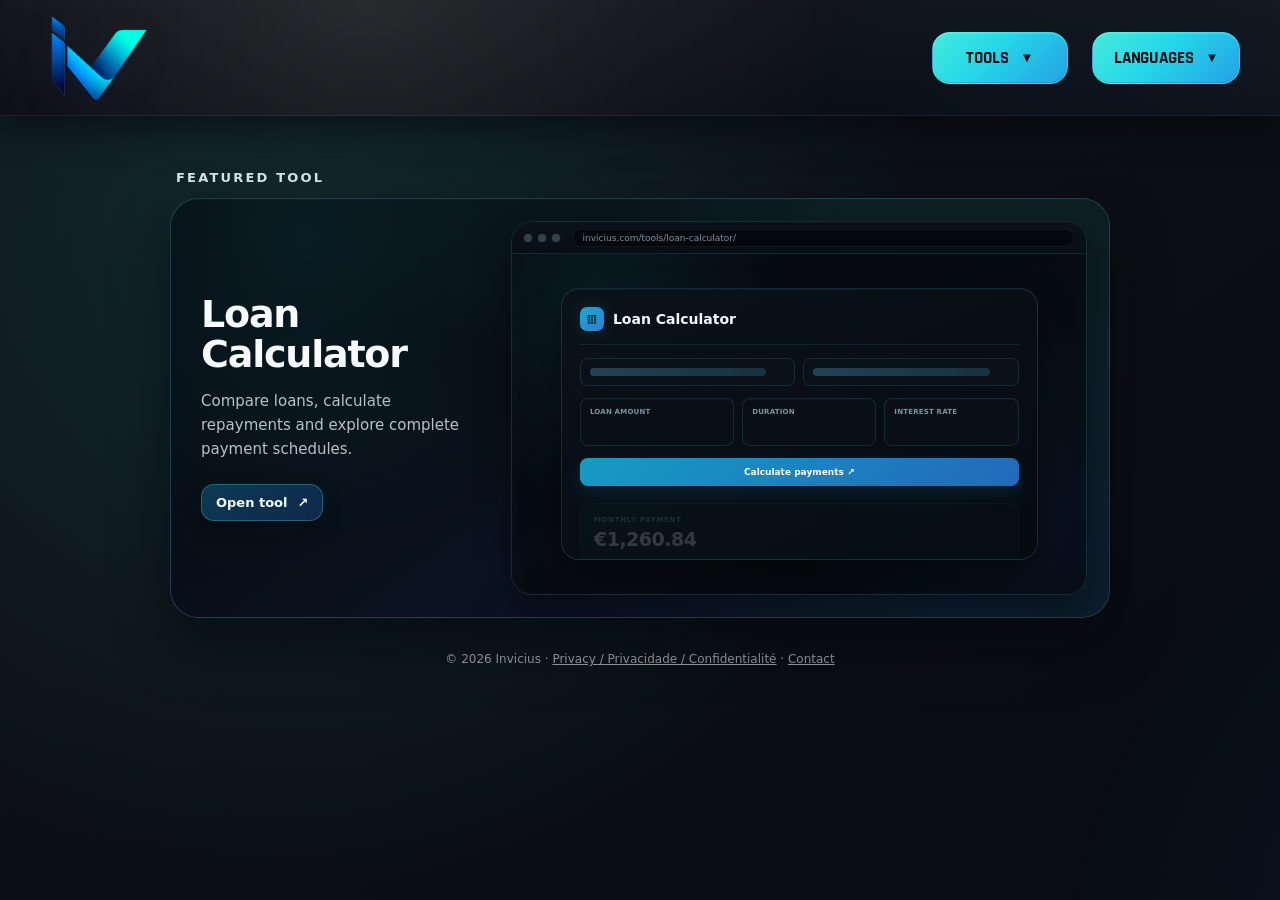
<file: index.html>
<!DOCTYPE html>
<html lang="en">
<head>
  <meta charset="UTF-8">
  <meta name="viewport" content="width=device-width, initial-scale=1.0">
  <meta name="description" content="Invicius — useful tools, games and digital experiences.">
  <title>Invicius</title>
  <meta http-equiv="Cache-Control" content="no-cache, no-store, must-revalidate">
  <link rel="icon" href="/invicius-favicon.ico?v=23" sizes="any">
  <link rel="icon" type="image/png" href="/assets/invicius-icon.png?v=23">
  <link rel="apple-touch-icon" href="/assets/invicius-icon.png?v=23">

  <link rel="preconnect" href="https://fonts.googleapis.com">
  <link rel="preconnect" href="https://fonts.gstatic.com" crossorigin>
  <link href="https://fonts.googleapis.com/css2?family=Rajdhani:wght@600;700&display=swap" rel="stylesheet">

  <style>
    * {
      box-sizing: border-box;
    }

    :root {
      --ink: #f7fbff;
      --muted: rgba(241, 249, 255, 0.78);
      --line: rgba(255, 255, 255, 0.20);
      --glass: rgba(8, 24, 57, 0.24);
      --glass-strong: rgba(7, 22, 52, 0.52);
      --shadow: 0 24px 60px rgba(5, 18, 48, 0.28);
      --radius: 24px;
    }

    html {
      min-height: 100%;
      background: #030507;
    }

    body {
      margin: 0;
      min-height: 100vh;
      color: var(--ink);
      font-family: Inter, ui-sans-serif, system-ui, -apple-system, BlinkMacSystemFont, "Segoe UI", sans-serif;
      overflow-x: hidden;

      background:
        radial-gradient(circle at 15% 18%, rgba(41, 222, 204, 0.12), transparent 30%),
        radial-gradient(circle at 82% 72%, rgba(38, 112, 255, 0.14), transparent 32%),
        radial-gradient(circle at 48% 108%, rgba(65, 114, 163, 0.09), transparent 38%),
        linear-gradient(145deg, #101319 0%, #090d13 38%, #05080d 68%, #010203 100%);

      background-size: 160% 160%, 160% 160%, 180% 180%, 220% 220%;
      animation: darkPageGlow 6s ease-in-out infinite alternate;
    }

    button,
    select,
    a {
      font: inherit;
    }

    button {
      border: 0;
    }

    a {
      color: inherit;
    }

    /* ---------------- HEADER ---------------- */

    .site-header {
      position: relative;
      z-index: 30;

      min-height: 116px;
      padding: 9px clamp(20px, 3.1vw, 54px);

      display: flex;
      align-items: center;
      gap: clamp(18px, 2.2vw, 34px);

      background:
        radial-gradient(circle at 18% 2%, rgba(255, 255, 255, 0.10), transparent 28%),
        radial-gradient(circle at 78% 18%, rgba(45, 151, 199, 0.10), transparent 34%),
        radial-gradient(circle at 48% 110%, rgba(44, 89, 140, 0.13), transparent 40%),
        linear-gradient(180deg, #101217 0%, #080a0f 48%, #020305 100%);

      background-size: 160% 160%, 170% 170%, 180% 180%, 220% 220%;
      animation: headerGlow 4.4s ease-in-out infinite alternate;

      box-shadow:
        0 12px 36px rgba(0, 0, 0, 0.48),
        inset 0 -1px 0 rgba(255, 255, 255, 0.08);
    }

    .brand-link {
      position: relative;
      z-index: 2;

      display: flex;
      align-items: center;
      justify-content: center;

      width: 118px;
      min-width: 118px;
      height: 88px;

      margin: 0;

      background: transparent;
      box-shadow: none;
      border-radius: 0;
      overflow: visible;

      text-decoration: none;
    }

    .brand-link::before {
      content: none;
    }

    .brand-link img {
      width: 100%;
      height: 100%;
      object-fit: contain;
      display: block;
      opacity: 1;
      animation: logoChromatic 6s ease-in-out infinite alternate;
      filter: saturate(1.16) brightness(1.06) drop-shadow(0 9px 16px rgba(12, 27, 104, 0.24));
    }

    .nav-cluster {
      display: flex;
      align-items: center;
      gap: 24px;
    }

    .header-actions {
      margin-left: auto;
      display: flex;
      align-items: center;
      justify-content: flex-end;
      gap: 24px;
    }

    .menu-wrap {
      position: relative;
    }

    .menu-button {
      position: relative;
      isolation: isolate;
      overflow: hidden;

      min-width: 136px;
      height: 52px;

      display: inline-flex;
      align-items: center;
      justify-content: center;
      gap: 12px;

      padding: 0 21px;

      border: 1px solid rgba(107, 255, 232, 0.34);
      border-radius: 18px;

      background:
        linear-gradient(
          135deg,
          #52f2d6 0%,
          #25d7e8 26%,
          #248de4 58%,
          #385fe2 100%
        );
      background-size: 240% 240%;
      background-position: 0% 50%;
      animation: buttonFlow 6s ease-in-out infinite alternate;

      box-shadow:
        inset 0 1px 0 rgba(255, 255, 255, 0.16),
        inset 0 -1px 0 rgba(8, 54, 122, 0.16);

      font-family: "Rajdhani", "Segoe UI", ui-sans-serif, sans-serif;
      font-weight: 700;
      font-size: 1.04rem;
      letter-spacing: 0.005em;
      text-transform: uppercase;

      cursor: pointer;

      transition:
        transform 180ms ease,
        filter 180ms ease,
        box-shadow 180ms ease;
    }


    .menu-button > span:first-child,
    .menu-button .chevron {
      color: transparent;
      background: linear-gradient(135deg, #010203 0%, #0b1016 28%, #18303d 55%, #070a0e 78%, #010203 100%);
      background-size: 240% 240%;
      -webkit-background-clip: text;
      background-clip: text;
      -webkit-text-fill-color: transparent;
      animation: headerInkFlow 4.4s ease-in-out infinite alternate;
      text-shadow: none;
    }

    .menu-button > span:first-child {
      font-size: 1em;
      font-weight: 700;
      letter-spacing: -0.01em;
    }

    .menu-button:hover,
    .menu-button:focus-visible {
      transform: translateY(-3px);
      filter: brightness(1.10) saturate(1.08);
      box-shadow:
        inset 0 1px 0 rgba(255, 255, 255, 0.18),
        inset 0 -1px 0 rgba(8, 54, 122, 0.18);
      outline: none;
    }

    .menu-button:active {
      transform: translateY(4px);
      box-shadow:
        inset 0 1px 0 rgba(255, 255, 255, 0.12),
        inset 0 -1px 0 rgba(8, 54, 122, 0.20);
    }

    .menu-button .chevron {
      font-size: 13px;
      transition: transform 160ms ease;
    }

    .menu-wrap.open .menu-button .chevron {
      transform: rotate(180deg);
    }

    .menu-panel {
      position: absolute;
      top: calc(100% + 10px);
      left: 0;

      min-width: 250px;

      padding: 9px;

      border: 1px solid rgba(75, 218, 239, 0.38);
      border-radius: 17px;

      background:
        radial-gradient(circle at 18% 8%, rgba(255,255,255,0.08), transparent 28%),
        radial-gradient(circle at 82% 22%, rgba(46,164,210,0.08), transparent 30%),
        linear-gradient(160deg, rgba(18,21,27,0.98), rgba(7,9,13,0.99) 58%, rgba(1,2,4,0.995));
      backdrop-filter: blur(18px);

      box-shadow:
        0 22px 50px rgba(0, 0, 0, 0.48),
        inset 0 1px 0 rgba(115, 230, 255, 0.10);

      opacity: 0;
      visibility: hidden;
      transform: translateY(-7px);

      transition:
        opacity 150ms ease,
        transform 150ms ease,
        visibility 150ms ease;
    }

    .menu-wrap.open .menu-panel {
      opacity: 1;
      visibility: visible;
      transform: translateY(0);
    }

    .menu-panel a,
    .menu-panel button {
      width: 100%;
      min-height: 45px;

      display: flex;
      align-items: center;
      justify-content: space-between;
      gap: 18px;

      padding: 10px 13px;

      color: transparent;
      text-decoration: none;
      text-align: start;

      border-radius: 11px;

      background:
        linear-gradient(
          135deg,
          #7bffe8 0%,
          #3dd8ee 38%,
          #4ba7ff 72%,
          #7882ff 100%
        );
      -webkit-background-clip: text;
      background-clip: text;

      cursor: pointer;
      font-family: Inter, Arial, system-ui, sans-serif;
      font-size: 15px;
      font-weight: 700;
      line-height: 1.25;
    }

    .menu-panel a:hover,
    .menu-panel a:focus-visible,
    .menu-panel button:hover,
    .menu-panel button:focus-visible {
      background-color: rgba(58, 204, 235, 0.10);
      outline: none;
    }

    .menu-panel small {
      color: #58dce9;
      -webkit-text-fill-color: #58dce9;
    }

    .language-wrap {
      justify-self: end;
    }

    .language-wrap .menu-panel {
      left: auto;
      right: 0;
      width: 280px;
      max-height: 420px;
      overflow: auto;
    }

    .language-option.active {
      background-color: rgba(84, 215, 255, 0.10);
      box-shadow: inset 0 0 0 1px rgba(91, 228, 239, 0.22);
    }

    /* ---------------- PAGE ---------------- */

    .page-shell {
      width: 100%;
      padding: 54px clamp(14px, 2vw, 30px) 34px;
    }

    .content-grid {
      width: 100%;
      max-width: 940px;
      margin: 0 auto;
      display: grid;
      grid-template-columns: minmax(0, 1fr);
      gap: clamp(14px, 1.8vw, 28px);
      align-items: stretch;
    }

    .hero-card {
      position: relative;
      isolation: isolate;
      overflow: hidden;

      min-height: 650px;

      display: grid;
      grid-template-rows: auto 1fr;
      gap: 28px;

      padding: clamp(28px, 5vw, 58px);

      border: 1px solid rgba(255, 255, 255, 0.26);
      border-radius: 30px;

      background:
        linear-gradient(145deg, rgba(255,255,255,0.17), rgba(255,255,255,0.06));

      backdrop-filter: blur(16px);
      box-shadow: var(--shadow);
    }

    .hero-card::before {
      content: "";
      position: absolute;
      z-index: -2;
      inset: -30%;

      background:
        conic-gradient(
          from 30deg,
          rgba(78, 241, 212, 0.22),
          rgba(85, 143, 255, 0.18),
          rgba(219, 89, 240, 0.15),
          rgba(78, 241, 212, 0.22)
        );

      animation: slowSpin 24s linear infinite;
    }

    .hero-card::after {
      content: "";
      position: absolute;
      z-index: -1;
      inset: 1px;

      border-radius: 29px;

      background:
        linear-gradient(150deg, rgba(7, 49, 94, 0.84), rgba(8, 86, 126, 0.64) 48%, rgba(9, 66, 126, 0.80));
    }

    .hero-copy {
      position: relative;
      z-index: 2;
      max-width: 720px;
    }

    .eyebrow {
      margin: 0 0 12px;

      color: #8ff7e4;

      font-size: 12px;
      font-weight: 800;
      letter-spacing: 2.4px;
      text-transform: uppercase;
    }

    .hero-title {
      margin: 0;

      font-size: clamp(40px, 6vw, 76px);
      line-height: 0.98;
      letter-spacing: -3px;

      max-width: 760px;
    }

    .hero-text {
      margin: 22px 0 0;

      max-width: 650px;

      color: var(--muted);

      font-size: clamp(16px, 2vw, 20px);
      line-height: 1.65;
    }

    .tech-visual {
      position: relative;

      min-height: 325px;

      display: flex;
      align-items: center;
      justify-content: center;

      border: 1px solid rgba(255, 255, 255, 0.14);
      border-radius: 26px;

      overflow: hidden;

      background:
        radial-gradient(circle at 50% 48%, rgba(87, 251, 221, 0.14), transparent 36%),
        linear-gradient(145deg, rgba(2, 17, 58, 0.56), rgba(27, 42, 108, 0.28));
    }

    .tech-visual svg {
      width: min(720px, 92%);
      height: auto;
      display: block;
      filter: drop-shadow(0 30px 40px rgba(0,0,0,0.24));
    }

    .orbit {
      transform-origin: 400px 220px;
      animation: orbitRotate 18s linear infinite;
    }

    .orbit.reverse {
      animation-direction: reverse;
      animation-duration: 26s;
    }

    .pulse-dot {
      animation: dotPulse 2.5s ease-in-out infinite alternate;
      transform-origin: center;
    }


    /* ---------------- HOME FEED ---------------- */
    .home-feed{min-width:0;display:flex;flex-direction:column;gap:34px}
    .feed-section{min-width:0}
    .feed-heading{display:flex;align-items:center;gap:0;margin:0 0 13px;padding:0 6px;font-size:13px;font-weight:850;letter-spacing:2.2px;text-transform:uppercase;color:rgba(238,255,252,.9)}
    .feed-heading::before{content:none;display:none}
    .feed-card{position:relative;overflow:hidden;min-height:420px;display:grid;grid-template-columns:minmax(230px,.34fr) minmax(0,.66fr);gap:22px;padding:22px;border:1px solid rgba(83,220,245,.24);border-radius:28px;background:radial-gradient(circle at 14% 10%,rgba(44,196,221,.10),transparent 34%),radial-gradient(circle at 88% 84%,rgba(39,104,197,.10),transparent 36%),linear-gradient(145deg,rgba(4,8,12,.97),rgba(7,12,18,.96) 56%,rgba(3,7,12,.98));backdrop-filter:blur(15px);box-shadow:0 24px 60px rgba(0,0,0,.46),inset 0 1px 0 rgba(255,255,255,.025)}
    .feed-card::before{content:"";position:absolute;inset:-45%;z-index:-1;background:conic-gradient(from 50deg,rgba(77,245,214,.09),rgba(66,128,255,.10),rgba(12,18,28,.06),rgba(77,245,214,.09));animation:slowSpin 28s linear infinite}
    .feed-info{align-self:center;padding:8px 6px 8px 8px}
    .feed-title{margin:0;font-size:clamp(25px,3vw,38px);line-height:1.03;letter-spacing:-1.2px}
    .feed-text{margin:15px 0 0;color:rgba(241,249,255,.76);font-size:15px;line-height:1.62}
    .feed-action{display:inline-flex;align-items:center;gap:10px;margin-top:22px;padding:11px 15px;border-radius:13px;text-decoration:none;color:#f5ffff;font-size:13px;font-weight:800;background:linear-gradient(135deg,rgba(18,115,168,.42),rgba(25,80,155,.38));box-shadow:inset 0 0 0 1px rgba(89,240,225,.28),0 8px 20px rgba(0,0,0,.22);transition:transform 160ms ease,background 160ms ease}
    .feed-action:hover,.feed-action:focus-visible{transform:translateY(-2px);background:rgba(35,143,189,.34);outline:none}
    .feed-action.disabled{pointer-events:none;opacity:.72}
    .preview-window{position:relative;min-width:0;min-height:365px;overflow:hidden;border:1px solid rgba(92,211,239,.18);border-radius:21px;background:#05090e;box-shadow:0 18px 36px rgba(0,0,0,.38)}
    .preview-browserbar{height:32px;display:flex;align-items:center;gap:6px;padding:0 12px;background:linear-gradient(180deg,#0c1219,#090e14);border-bottom:1px solid rgba(79,207,234,.12)}
    .preview-browserbar i{width:8px;height:8px;border-radius:50%;background:#33414d;box-shadow:0 0 0 1px rgba(255,255,255,.025)}
    .preview-address{min-width:0;flex:1;margin-left:7px;padding:4px 9px;overflow:hidden;border-radius:8px;color:#7d929d;background:rgba(3,7,11,.82);box-shadow:inset 0 0 0 1px rgba(86,211,233,.08);font-size:9px;white-space:nowrap;text-overflow:ellipsis}
    .preview-stage{position:absolute;inset:32px 0 0;overflow:hidden;background:#060a0f}
    .loan-preview .preview-stage{display:grid;place-items:center;padding:22px;background:radial-gradient(circle at 15% 15%,rgba(35,188,214,.10),transparent 34%),radial-gradient(circle at 88% 82%,rgba(37,87,176,.12),transparent 36%),linear-gradient(160deg,#05090d,#080d13 56%,#04070b)}
    .loan-demo{width:min(90%,560px);max-height:92%;padding:18px;border:1px solid rgba(76,213,234,.16);border-radius:18px;background:linear-gradient(155deg,rgba(11,18,25,.98),rgba(6,11,16,.98));box-shadow:0 18px 38px rgba(0,0,0,.42),inset 0 1px 0 rgba(255,255,255,.025);color:#eefbff;overflow:hidden}
    .loan-demo-top{display:flex;align-items:center;gap:9px;padding-bottom:13px;border-bottom:1px solid rgba(90,211,231,.12);font-size:14px;font-weight:850;color:#f2fbff}
    .loan-demo-icon{width:24px;height:24px;display:grid;place-items:center;border-radius:7px;background:linear-gradient(145deg,#1aa9cf,#2f7fd1);color:#071016;font-size:11px;font-weight:900;box-shadow:0 0 18px rgba(47,166,214,.18)}
    .loan-demo-selects{display:grid;grid-template-columns:1fr 1fr;gap:8px;margin-top:13px}
    .loan-demo-select{height:28px;border:1px solid rgba(86,211,233,.13);border-radius:7px;background:#0a1118;position:relative;overflow:hidden}
    .loan-demo-select::after{content:"";position:absolute;left:9px;right:28px;top:9px;height:8px;border-radius:5px;background:linear-gradient(90deg,#244253,#17313e)}
    .loan-demo-fields{display:grid;grid-template-columns:1.15fr 1fr 1fr;gap:8px;margin-top:12px}
    .loan-demo-field{min-width:0;padding:9px;border:1px solid rgba(85,207,230,.14);border-radius:8px;background:#090f15;box-shadow:inset 0 1px 0 rgba(255,255,255,.02)}
    .loan-demo-field small{display:block;margin-bottom:5px;color:#7895a3;font-size:7px;font-weight:750;letter-spacing:.2px}
    .loan-demo-field strong{display:block;min-height:15px;overflow:hidden;color:#eafaff;font-size:10px;font-weight:800;white-space:nowrap;text-overflow:ellipsis}
    .loan-demo-field strong span{display:inline-block;opacity:0;animation:loanType 9s ease-in-out infinite}
    .loan-demo-field:nth-child(2) strong span{animation-delay:.8s}
    .loan-demo-field:nth-child(3) strong span{animation-delay:1.6s}
    .loan-demo-button{margin-top:12px;padding:9px 12px;border-radius:8px;background:linear-gradient(135deg,#159cc3,#2369ba);color:#f8feff;text-align:center;font-size:9px;font-weight:850;box-shadow:0 8px 20px rgba(15,112,171,.20);animation:loanButton 9s ease-in-out infinite}
    .loan-demo-result{margin-top:12px;padding:12px 13px;border:1px solid rgba(74,223,197,.22);border-radius:10px;background:linear-gradient(145deg,rgba(11,42,42,.82),rgba(8,27,39,.9));opacity:.18;transform:translateY(5px);animation:loanResult 9s ease-in-out infinite}
    .loan-demo-result small{display:block;color:#78c8bd;font-size:7px;font-weight:750;text-transform:uppercase;letter-spacing:.7px}
    .loan-demo-result strong{display:block;margin-top:4px;color:#f0ffff;font-size:19px;letter-spacing:-.5px}
    .loan-demo-bars{display:flex;gap:4px;align-items:flex-end;height:28px;margin-top:10px}
    .loan-demo-bars i{flex:1;min-width:0;border-radius:3px 3px 1px 1px;background:linear-gradient(180deg,#4de0c0,#267cb7);box-shadow:0 0 10px rgba(63,209,205,.09);animation:loanBars 9s ease-in-out infinite}
    .loan-demo-bars i:nth-child(1){height:42%}.loan-demo-bars i:nth-child(2){height:66%}.loan-demo-bars i:nth-child(3){height:86%}.loan-demo-bars i:nth-child(4){height:72%}.loan-demo-bars i:nth-child(5){height:54%}.loan-demo-bars i:nth-child(6){height:39%}
    .tobias-preview .preview-stage{display:grid;place-items:center;background:radial-gradient(circle at 18% 22%,rgba(74,237,211,.28),transparent 26%),radial-gradient(circle at 84% 76%,rgba(80,92,234,.3),transparent 30%),linear-gradient(145deg,#102f56,#123d71 45%,#261f6b)}
    .tobias-empty-page{width:min(78%,480px);padding:34px 28px;text-align:center;border:1px solid rgba(255,255,255,.19);border-radius:22px;background:rgba(8,19,58,.34);backdrop-filter:blur(10px);box-shadow:0 20px 45px rgba(0,0,0,.2);animation:tobiasFloat 5s ease-in-out infinite alternate}
    .tobias-pixel{width:58px;height:58px;margin:0 auto 18px;display:grid;place-items:center;border-radius:16px;color:#efffff;background:linear-gradient(145deg,#2da7f4,#3347b7);box-shadow:0 0 30px rgba(60,188,244,.34);font-weight:900;font-size:22px}
    .tobias-empty-page h3{margin:0;font-size:clamp(21px,3vw,31px);line-height:1.1}
    .tobias-empty-page p{margin:13px 0 0;color:rgba(239,251,255,.68);font-size:13px}

    .site-footer {
      padding: 0 20px 18px;
      text-align: center;
      color: rgba(243, 250, 255, 0.62);
      font-size: 12px;
    }

    /* ---------------- ANIMATIONS ---------------- */

    @keyframes loanType {
      0%,10%{opacity:0;transform:translateY(3px)}
      18%,72%{opacity:1;transform:translateY(0)}
      82%,100%{opacity:0;transform:translateY(-2px)}
    }

    @keyframes loanButton {
      0%,42%,100%{transform:scale(1);filter:brightness(1)}
      48%{transform:scale(.985);filter:brightness(1.22)}
      55%,82%{transform:scale(1);filter:brightness(1)}
    }

    @keyframes loanResult {
      0%,48%,100%{opacity:.15;transform:translateY(5px)}
      58%,82%{opacity:1;transform:translateY(0)}
      90%{opacity:.2;transform:translateY(3px)}
    }

    @keyframes loanBars {
      0%,48%,100%{opacity:.22;transform:scaleY(.55);transform-origin:bottom}
      60%,82%{opacity:1;transform:scaleY(1);transform-origin:bottom}
    }

    @keyframes buttonFlow {
      0% {
        background-position: 0% 45%;
      }
      50% {
        background-position: 58% 55%;
      }
      100% {
        background-position: 100% 45%;
      }
    }

    @keyframes darkPageGlow {
      0% { background-position: 0% 0%, 100% 100%, 50% 100%, 0% 50%; }
      50% { background-position: 24% 16%, 76% 82%, 48% 74%, 52% 50%; }
      100% { background-position: 44% 30%, 60% 64%, 52% 48%, 100% 50%; }
    }

    @keyframes pageGlow {
      0% {
        background-position: 0% 0%, 100% 100%, 0% 50%;
      }
      100% {
        background-position: 20% 12%, 78% 84%, 100% 50%;
      }
    }

    @keyframes brandFlow {
      0% { background-position: 0% 42%; }
      50% { background-position: 58% 58%; }
      100% { background-position: 100% 42%; }
    }

    @keyframes logoChromatic {
      0% { filter: hue-rotate(-8deg) saturate(1.12) brightness(1.04) drop-shadow(0 9px 16px rgba(12, 27, 104, 0.24)); }
      50% { filter: hue-rotate(12deg) saturate(1.28) brightness(1.10) drop-shadow(0 9px 18px rgba(22, 177, 205, 0.24)); }
      100% { filter: hue-rotate(30deg) saturate(1.30) brightness(1.08) drop-shadow(0 9px 18px rgba(33, 193, 163, 0.24)); }
    }

    @keyframes headerInkFlow {
      0% { background-position: 0% 42%; }
      50% { background-position: 58% 58%; }
      100% { background-position: 100% 42%; }
    }

    @keyframes headerGlow {
      0% {
        background-position: 0% 20%, 100% 0%, 0% 50%;
      }
      100% {
        background-position: 25% 5%, 72% 24%, 100% 50%;
      }
    }

    @keyframes slowSpin {
      to { transform: rotate(360deg); }
    }

    @keyframes orbitRotate {
      to { transform: rotate(360deg); }
    }

    @keyframes dotPulse {
      from { opacity: 0.55; transform: scale(0.90); }
      to   { opacity: 1; transform: scale(1.12); }
    }
    @keyframes tobiasFloat{from{transform:translateY(8px)}to{transform:translateY(-8px)}}

    /* ---------------- RESPONSIVE ---------------- */

    @media (max-width: 1100px) {
      .header-actions {
        gap: 12px;
      }

      .nav-cluster {
        gap: 12px;
      }

      .content-grid { max-width: 760px; }
    }

    @media (max-width: 900px) {
      .site-header {
        min-height: auto;
        flex-wrap: wrap;
        gap: 12px;
        padding: 12px 14px 17px;
      }

      .brand-link {
        width: 92px;
        min-width: 92px;
        height: 72px;
        margin: 0;
        border-radius: 0;
      }

      .header-actions {
        margin-left: auto;
        flex: 1 1 520px;
        display: grid;
        grid-template-columns: minmax(0, 2fr) minmax(150px, 1fr);
        gap: 8px;
      }

      .nav-cluster {
        display: grid;
        grid-template-columns: 1fr 1fr;
        gap: 8px;
      }

      .language-wrap {
        justify-self: stretch;
      }

      .language-wrap .menu-button {
        width: 100%;
      }

      .language-wrap .menu-panel {
        right: 0;
        left: 0;
        width: auto;
      }

      .menu-button {
        min-width: 0;
        width: 100%;
        height: 43px;
        border-radius: 13px;
        padding: 0 12px;
      }

      .menu-panel {
        min-width: 220px;
      }

      .page-shell {
        padding-top: 44px;
      }

      .content-grid {
        display: block;
        max-width: 780px;
        margin: 0 auto;
      }

      .hero-card {
        min-height: auto;
        padding: 28px 20px 22px;
      }

      .hero-title {
        letter-spacing: -2px;
      }

      .tech-visual {
        min-height: 270px;
      }

      .feed-card{grid-template-columns:1fr;min-height:0;padding:18px}
      .feed-info{padding:3px 3px 0}
      .preview-window{min-height:320px}
    }

    @media (max-width: 520px) {
      .site-header {
        grid-template-columns: 72px 1fr;
      }

      .brand-link {
        width: 80px;
        min-width: 80px;
        height: 64px;
        border-radius: 0;
      }

      .nav-cluster {
        gap: 6px;
      }

      .menu-button {
        font-size: 13px;
      }

      .hero-title {
        font-size: 40px;
      }
    }

    @media (prefers-reduced-motion: reduce) {
      *,
      *::before,
      *::after {
        animation: none !important;
        scroll-behavior: auto !important;
      }
    }
  </style>
</head>

<body>
  <header class="site-header">
    <a class="brand-link" href="/" aria-label="Invicius">
      <img src="assets/invicius-logo.png" alt="Invicius">
    </a>

    <div class="header-actions">
      <nav class="nav-cluster" aria-label="Primary navigation">
        <div class="menu-wrap">
          <button class="menu-button" type="button" data-menu-button="tools" aria-expanded="false">
            <span data-i18n="tools">Tools</span>
            <span class="chevron" aria-hidden="true">▼</span>
          </button>
          <div class="menu-panel" data-menu-panel="tools">
            <a href="/tools/loan-calculator/">
              <span data-i18n="loanCalculator">Loan Calculator</span>
              <small>↗</small>
            </a>
          </div>
        </div>

      </nav>

      <div class="menu-wrap language-wrap">
        <button class="menu-button" type="button" data-menu-button="languages" aria-expanded="false">
          <span data-i18n="languages">Languages</span>
          <span class="chevron" aria-hidden="true">▼</span>
        </button>
        <div class="menu-panel" data-menu-panel="languages" id="language-menu"></div>
      </div>
    </div>
  </header>

  <main class="page-shell">
    <div class="content-grid">

      <section class="home-feed" aria-label="Invicius feed">
        <div class="feed-section">
          <h2 class="feed-heading" data-i18n="featuredTool">Featured tool</h2>
          <article class="feed-card">
            <div class="feed-info">
              <h3 class="feed-title" data-i18n="loanCalculator">Loan Calculator</h3>
              <p class="feed-text" data-i18n="loanFeedText">Compare loans, calculate repayments and explore complete payment schedules.</p>
              <a class="feed-action" href="/tools/loan-calculator/"><span data-i18n="openTool">Open tool</span><span aria-hidden="true">↗</span></a>
            </div>
            <div class="preview-window loan-preview" aria-label="Loan Calculator animated preview">
              <div class="preview-browserbar"><i></i><i></i><i></i><span class="preview-address">invicius.com/tools/loan-calculator/</span></div>
              <div class="preview-stage">
                <div class="loan-demo" aria-hidden="true">
                  <div class="loan-demo-top"><span class="loan-demo-icon">▥</span><span>Loan Calculator</span></div>
                  <div class="loan-demo-selects"><div class="loan-demo-select"></div><div class="loan-demo-select"></div></div>
                  <div class="loan-demo-fields">
                    <div class="loan-demo-field"><small>LOAN AMOUNT</small><strong><span>260000</span></strong></div>
                    <div class="loan-demo-field"><small>DURATION</small><strong><span>25 years</span></strong></div>
                    <div class="loan-demo-field"><small>INTEREST RATE</small><strong><span>3.2%</span></strong></div>
                  </div>
                  <div class="loan-demo-button">Calculate payments ↗</div>
                  <div class="loan-demo-result"><small>Monthly payment</small><strong>€1,260.84</strong><div class="loan-demo-bars"><i></i><i></i><i></i><i></i><i></i><i></i></div></div>
                </div>
              </div>
            </div>
          </article>
        </div>
      </section>
    </div>
  </main>

  <footer class="site-footer">
    <span>© <span id="year"></span> Invicius</span> <span> · <a href="/privacy.html">Privacy / Privacidade / Confidentialité</a> · <a href="mailto:contact.invicius@gmail.com">Contact</a></span>
  </footer>

  <script>
    const languages = [
      ["en", "English"],
      ["zh", "中文（普通话）"],
      ["hi", "हिन्दी"],
      ["es", "Español"],
      ["ar", "العربية"],
      ["fr", "Français"],
      ["ru", "Русский"],
      ["bn", "বাংলা"],
      ["pt", "Português"],
      ["id", "Bahasa Indonesia"],
      ["ur", "اردو"]
    ];

    const copy = {
      en: {
        tools: "Tools",
        games: "Games",
        languages: "Languages",
        loanCalculator: "Loan Calculator",
        heroTitle: "Technology, tools and games in one place.",
        heroText: "Explore useful digital tools and original interactive experiences built to be simple, fast and accessible anywhere.",
        feedTools: "Tools",
        feedGames: "Games",
        featuredTool: "Featured tool",
        featuredGame: "Featured game",
        loanFeedText: "Compare loans, calculate repayments and explore complete payment schedules.",
        openTool: "Open tool",
        tobiasFeedText: "The future home of Tobias and his adventure. The game page is being prepared.",
        comingSoon: "Coming soon",
        tobiasPageStatus: "Page under construction",
      },

      zh: {
        tools: "工具",
        games: "游戏",
        languages: "语言",
        loanCalculator: "贷款计算器",
        heroTitle: "科技、工具与游戏，尽在一处。",
        heroText: "探索实用的数字工具和原创互动体验，简单、快速，并可随时随地使用。",
        feedTools: "工具",
        feedGames: "游戏",
        featuredTool: "精选工具",
        featuredGame: "精选游戏",
        loanFeedText: "比较贷款、计算还款金额并查看完整的还款计划。",
        openTool: "打开工具",
        tobiasFeedText: "Tobias 和他的冒险未来将在这里展开。游戏页面正在准备中。",
        comingSoon: "即将推出",
        tobiasPageStatus: "页面建设中",
      },

      hi: {
        tools: "टूल्स",
        games: "गेम्स",
        languages: "भाषाएँ",
        loanCalculator: "ऋण कैलकुलेटर",
        heroTitle: "तकनीक, टूल्स और गेम्स — एक ही जगह।",
        heroText: "उपयोगी डिजिटल टूल्स और मौलिक इंटरैक्टिव अनुभव खोजें, जिन्हें सरल, तेज़ और कहीं से भी उपयोग करने योग्य बनाया गया है।",
        feedTools: "टूल्स",
        feedGames: "गेम्स",
        featuredTool: "विशेष टूल",
        featuredGame: "विशेष गेम",
        loanFeedText: "ऋणों की तुलना करें, किस्तें गणना करें और पूरा भुगतान कार्यक्रम देखें।",
        openTool: "टूल खोलें",
        tobiasFeedText: "Tobias और उसके रोमांच का भविष्य का घर। गेम पेज तैयार किया जा रहा है।",
        comingSoon: "जल्द आ रहा है",
        tobiasPageStatus: "पेज निर्माणाधीन है",
      },

      es: {
        tools: "Herramientas",
        games: "Juegos",
        languages: "Idiomas",
        loanCalculator: "Calculadora de préstamos",
        heroTitle: "Tecnología, herramientas y juegos en un solo lugar.",
        heroText: "Descubre herramientas digitales útiles y experiencias interactivas originales, creadas para ser simples, rápidas y accesibles desde cualquier lugar.",
        feedTools: "Herramientas",
        feedGames: "Juegos",
        featuredTool: "Herramienta destacada",
        featuredGame: "Juego destacado",
        loanFeedText: "Compara préstamos, calcula cuotas y consulta calendarios completos de pago.",
        openTool: "Abrir herramienta",
        tobiasFeedText: "El futuro hogar de Tobias y su aventura. La página del juego está en preparación.",
        comingSoon: "Próximamente",
        tobiasPageStatus: "Página en construcción",
      },

      ar: {
        tools: "الأدوات",
        games: "الألعاب",
        languages: "اللغات",
        loanCalculator: "حاسبة القروض",
        heroTitle: "التكنولوجيا والأدوات والألعاب في مكان واحد.",
        heroText: "اكتشف أدوات رقمية مفيدة وتجارب تفاعلية أصلية صُممت لتكون بسيطة وسريعة ومتاحة من أي مكان.",
        feedTools: "الأدوات",
        feedGames: "الألعاب",
        featuredTool: "أداة مميزة",
        featuredGame: "لعبة مميزة",
        loanFeedText: "قارن القروض واحسب الأقساط واستعرض جداول السداد الكاملة.",
        openTool: "فتح الأداة",
        tobiasFeedText: "المكان المستقبلي لتوبياس ومغامرته. صفحة اللعبة قيد الإعداد.",
        comingSoon: "قريبًا",
        tobiasPageStatus: "الصفحة قيد الإنشاء",
      },

      fr: {
        tools: "Outils",
        games: "Jeux",
        languages: "Langues",
        loanCalculator: "Calculateur de prêt",
        heroTitle: "Technologie, outils et jeux au même endroit.",
        heroText: "Découvrez des outils numériques utiles et des expériences interactives originales, conçus pour être simples, rapides et accessibles partout.",
        feedTools: "Outils",
        feedGames: "Jeux",
        featuredTool: "Outil à la une",
        featuredGame: "Jeu à la une",
        loanFeedText: "Comparez des prêts, calculez les mensualités et consultez des échéanciers complets.",
        openTool: "Ouvrir l’outil",
        tobiasFeedText: "Le futur espace de Tobias et de son aventure. La page du jeu est en préparation.",
        comingSoon: "Bientôt disponible",
        tobiasPageStatus: "Page en construction",
      },

      ru: {
        tools: "Инструменты",
        games: "Игры",
        languages: "Языки",
        loanCalculator: "Кредитный калькулятор",
        heroTitle: "Технологии, инструменты и игры — в одном месте.",
        heroText: "Откройте для себя полезные цифровые инструменты и оригинальные интерактивные проекты, созданные для простоты, скорости и доступности из любой точки мира.",
        feedTools: "Инструменты",
        feedGames: "Игры",
        featuredTool: "Рекомендуемый инструмент",
        featuredGame: "Рекомендуемая игра",
        loanFeedText: "Сравнивайте кредиты, рассчитывайте платежи и изучайте полный график выплат.",
        openTool: "Открыть инструмент",
        tobiasFeedText: "Будущий дом Тобиаса и его приключения. Страница игры готовится.",
        comingSoon: "Скоро",
        tobiasPageStatus: "Страница в разработке",
      },

      bn: {
        tools: "টুলস",
        games: "গেমস",
        languages: "ভাষা",
        loanCalculator: "ঋণ ক্যালকুলেটর",
        heroTitle: "প্রযুক্তি, টুলস ও গেমস — সব এক জায়গায়।",
        heroText: "সহজ, দ্রুত এবং যেকোনো স্থান থেকে ব্যবহারযোগ্য ডিজিটাল টুলস ও মৌলিক ইন্টারঅ্যাকটিভ অভিজ্ঞতা আবিষ্কার করুন।",
        feedTools: "টুলস",
        feedGames: "গেমস",
        featuredTool: "নির্বাচিত টুল",
        featuredGame: "নির্বাচিত গেম",
        loanFeedText: "ঋণ তুলনা করুন, কিস্তি হিসাব করুন এবং সম্পূর্ণ পরিশোধের সময়সূচি দেখুন।",
        openTool: "টুল খুলুন",
        tobiasFeedText: "Tobias এবং তার অভিযানের ভবিষ্যৎ ঘর। গেমের পেজ প্রস্তুত করা হচ্ছে।",
        comingSoon: "শীঘ্রই আসছে",
        tobiasPageStatus: "পেজ নির্মাণাধীন",
      },

      pt: {
        tools: "Ferramentas",
        games: "Jogos",
        languages: "Idiomas",
        loanCalculator: "Calculadora de empréstimos",
        heroTitle: "Tecnologia, ferramentas e jogos em um só lugar.",
        heroText: "Explore ferramentas digitais úteis e experiências interativas originais, criadas para serem simples, rápidas e acessíveis de qualquer lugar.",
        feedTools: "Ferramentas",
        feedGames: "Jogos",
        featuredTool: "Ferramenta em destaque",
        featuredGame: "Jogo em destaque",
        loanFeedText: "Compare empréstimos, calcule parcelas e explore cronogramas completos de pagamento.",
        openTool: "Abrir ferramenta",
        tobiasFeedText: "O futuro espaço do Tobias e de sua aventura. A página do jogo está sendo preparada.",
        comingSoon: "Em breve",
        tobiasPageStatus: "Página em construção",
      },

      id: {
        tools: "Alat",
        games: "Gim",
        languages: "Bahasa",
        loanCalculator: "Kalkulator pinjaman",
        heroTitle: "Teknologi, alat, dan gim dalam satu tempat.",
        heroText: "Jelajahi alat digital yang berguna dan pengalaman interaktif orisinal yang dibuat agar sederhana, cepat, dan dapat diakses dari mana saja.",
        feedTools: "Alat",
        feedGames: "Gim",
        featuredTool: "Alat unggulan",
        featuredGame: "Gim unggulan",
        loanFeedText: "Bandingkan pinjaman, hitung cicilan, dan lihat jadwal pembayaran lengkap.",
        openTool: "Buka alat",
        tobiasFeedText: "Rumah masa depan Tobias dan petualangannya. Halaman gim sedang disiapkan.",
        comingSoon: "Segera hadir",
        tobiasPageStatus: "Halaman sedang dibuat",
      },

      ur: {
        tools: "ٹولز",
        games: "گیمز",
        languages: "زبانیں",
        loanCalculator: "قرض کیلکولیٹر",
        heroTitle: "ٹیکنالوجی، ٹولز اور گیمز — سب ایک جگہ۔",
        heroText: "مفید ڈیجیٹل ٹولز اور منفرد انٹرایکٹو تجربات دریافت کریں جو سادہ، تیز اور ہر جگہ قابلِ رسائی بنائے گئے ہیں۔",
        feedTools: "ٹولز",
        feedGames: "گیمز",
        featuredTool: "نمایاں ٹول",
        featuredGame: "نمایاں گیم",
        loanFeedText: "قرضوں کا موازنہ کریں، اقساط کا حساب لگائیں اور مکمل ادائیگی کا شیڈول دیکھیں۔",
        openTool: "ٹول کھولیں",
        tobiasFeedText: "Tobias اور اس کی مہم کا مستقبل کا گھر۔ گیم کا صفحہ تیار کیا جا رہا ہے۔",
        comingSoon: "جلد آرہا ہے",
        tobiasPageStatus: "صفحہ زیر تعمیر ہے",
      }
    };

    const languageMenu = document.getElementById("language-menu");
    const rtlLanguages = new Set(["ar", "ur"]);

    function closeMenus(except = null) {
      document.querySelectorAll(".menu-wrap.open").forEach(menu => {
        if (menu === except) return;
        menu.classList.remove("open");
        const button = menu.querySelector("[data-menu-button]");
        if (button) button.setAttribute("aria-expanded", "false");
      });
    }

    document.querySelectorAll("[data-menu-button]").forEach(button => {
      button.addEventListener("click", event => {
        event.stopPropagation();

        const wrap = button.closest(".menu-wrap");
        const shouldOpen = !wrap.classList.contains("open");

        closeMenus(wrap);

        wrap.classList.toggle("open", shouldOpen);
        button.setAttribute("aria-expanded", String(shouldOpen));
      });
    });

    document.addEventListener("click", () => closeMenus());

    document.addEventListener("keydown", event => {
      if (event.key === "Escape") {
        closeMenus();
      }
    });

    function renderLanguageMenu(activeLanguage) {
      languageMenu.innerHTML = languages.map(([code, name]) => `
        <button
          type="button"
          class="language-option ${code === activeLanguage ? "active" : ""}"
          data-language="${code}"
        >
          <span>${name}</span>
          <small>${code === activeLanguage ? "✓" : ""}</small>
        </button>
      `).join("");

      languageMenu.querySelectorAll("[data-language]").forEach(button => {
        button.addEventListener("click", event => {
          event.stopPropagation();
          setLanguage(button.dataset.language);
          closeMenus();
        });
      });
    }

    function setLanguage(language) {
      const selected = copy[language] ? language : "en";

      document.documentElement.lang = selected;
      document.documentElement.dir = rtlLanguages.has(selected) ? "rtl" : "ltr";

      document.querySelectorAll("[data-i18n]").forEach(element => {
        const key = element.dataset.i18n;
        if (copy[selected][key]) {
          element.textContent = copy[selected][key];
        }
      });

      localStorage.setItem("invicius_language_v3", selected);
      renderLanguageMenu(selected);
    }

    const savedLanguage = localStorage.getItem("invicius_language_v3");

    const browserLanguages = [
      ...(navigator.languages || []),
      navigator.language || "en"
    ].map(language => language.toLowerCase().split("-")[0]);

    const detectedLanguage = browserLanguages.find(language => copy[language]) || "en";
    const initialLanguage = savedLanguage || detectedLanguage;

    document.getElementById("year").textContent = new Date().getFullYear();

    setLanguage(initialLanguage);
  </script>
</body>
</html>
</file>
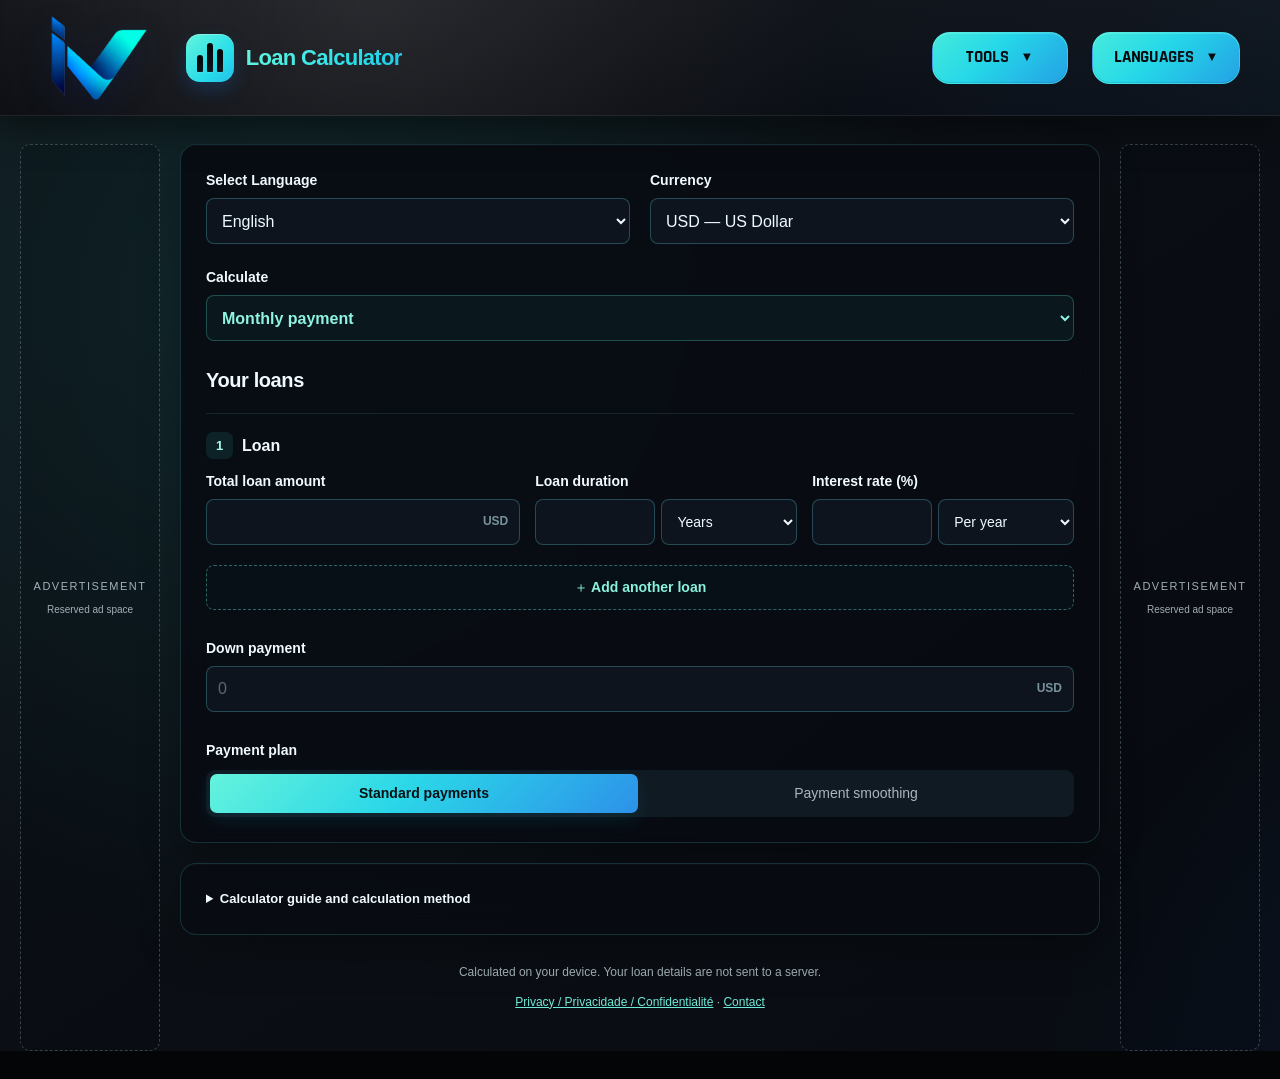
<file: tools/loan-calculator/index.html>
<!doctype html>
<html lang="en">
<head>
  <meta charset="utf-8">
  <meta http-equiv="Cache-Control" content="no-cache, no-store, must-revalidate">
  <meta http-equiv="Pragma" content="no-cache">
  <meta http-equiv="Expires" content="0">
  <meta name="viewport" content="width=device-width,initial-scale=1">
  <meta name="description" content="Compare monthly payments across multiple loans, with payment smoothing and a complete repayment schedule.">
  <title>Loan Calculator</title>

  <link rel="preconnect" href="https://fonts.googleapis.com">
  <link rel="preconnect" href="https://fonts.gstatic.com" crossorigin>
  <link href="https://fonts.googleapis.com/css2?family=Rajdhani:wght@600;700&display=swap" rel="stylesheet">

  <link rel="icon" href="favicon.svg" type="image/svg+xml">
  <link rel="stylesheet" href="style.css?v=29">

  <script defer src="i18n.js?v=29"></script>
  <script defer src="finance.js?v=23"></script>
  <script defer src="pdf.js?v=23"></script>
  <script defer src="excel.js?v=23"></script>
  <script defer src="app.js?v=29"></script>
</head>
<body>
  <div id="app"></div>

  <noscript>
    This calculator requires JavaScript. / Esta calculadora precisa de JavaScript.
  </noscript>

</body>
</html>
</file>
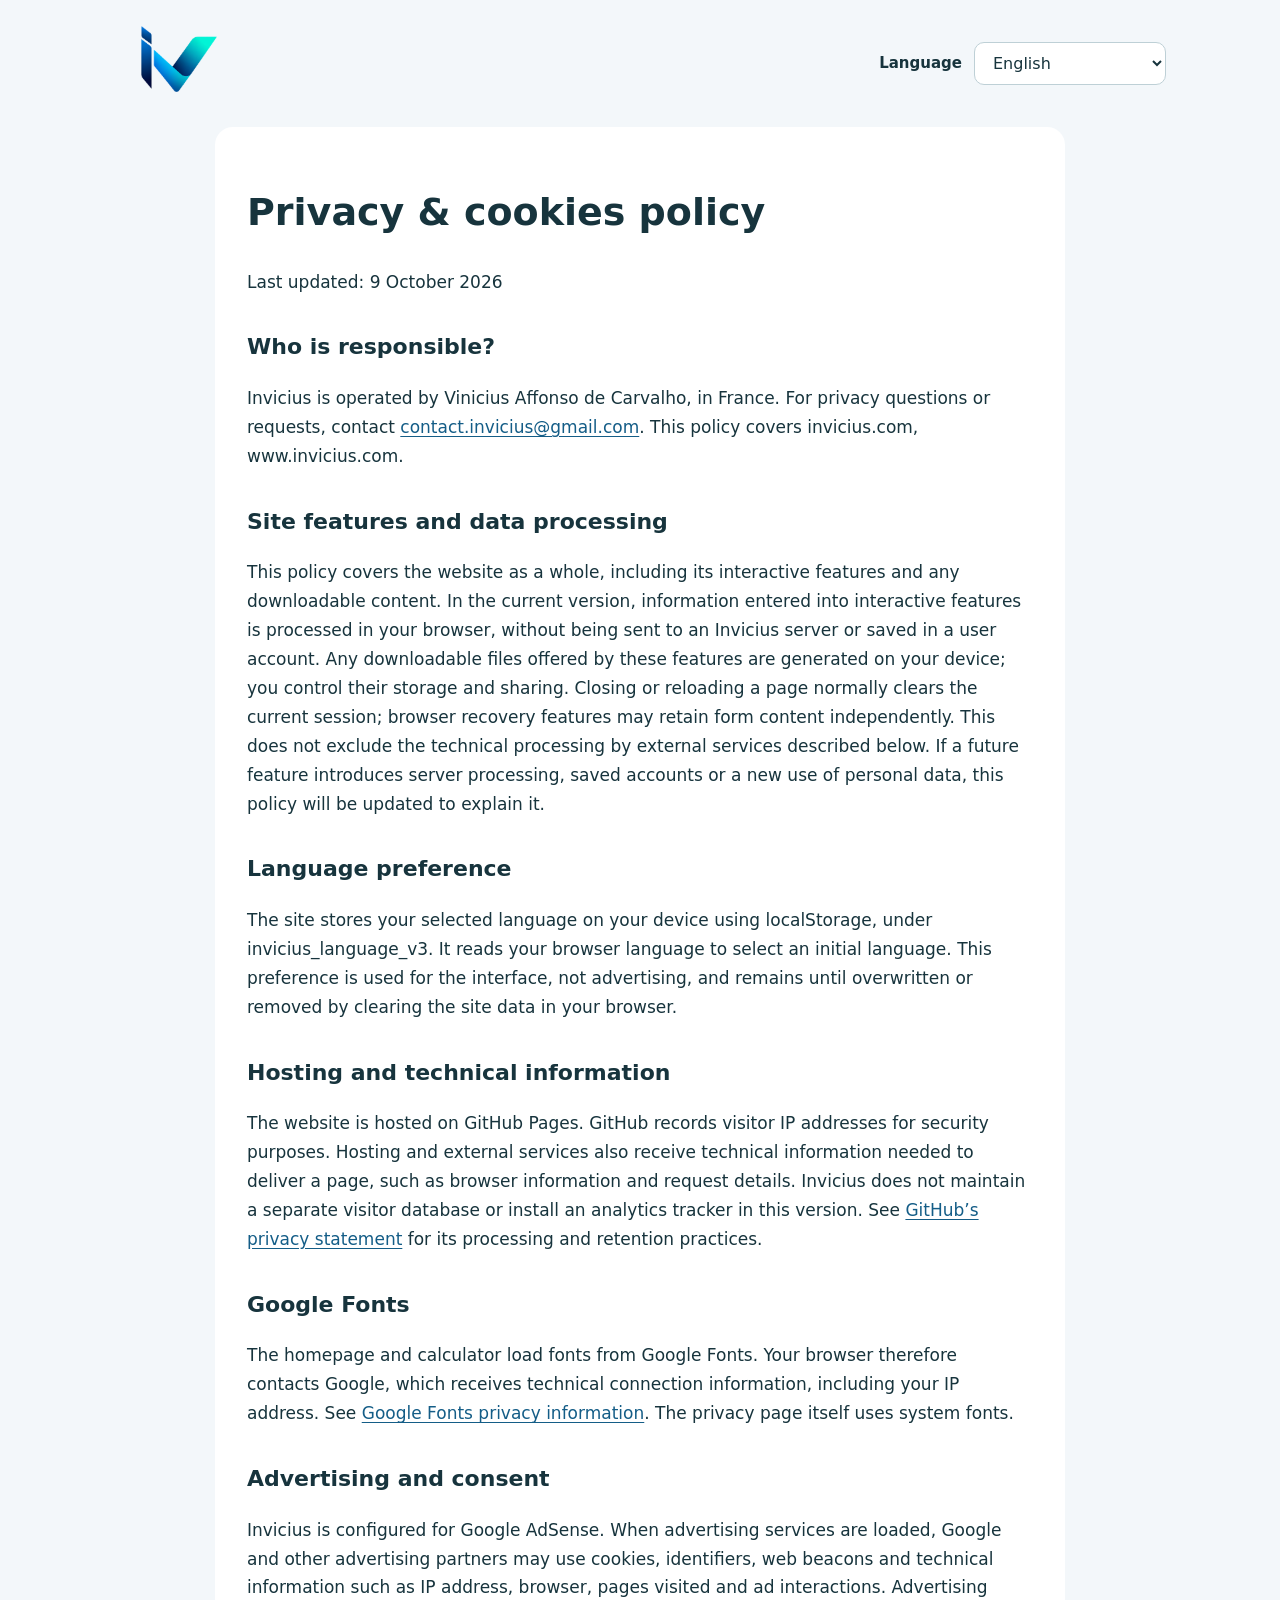
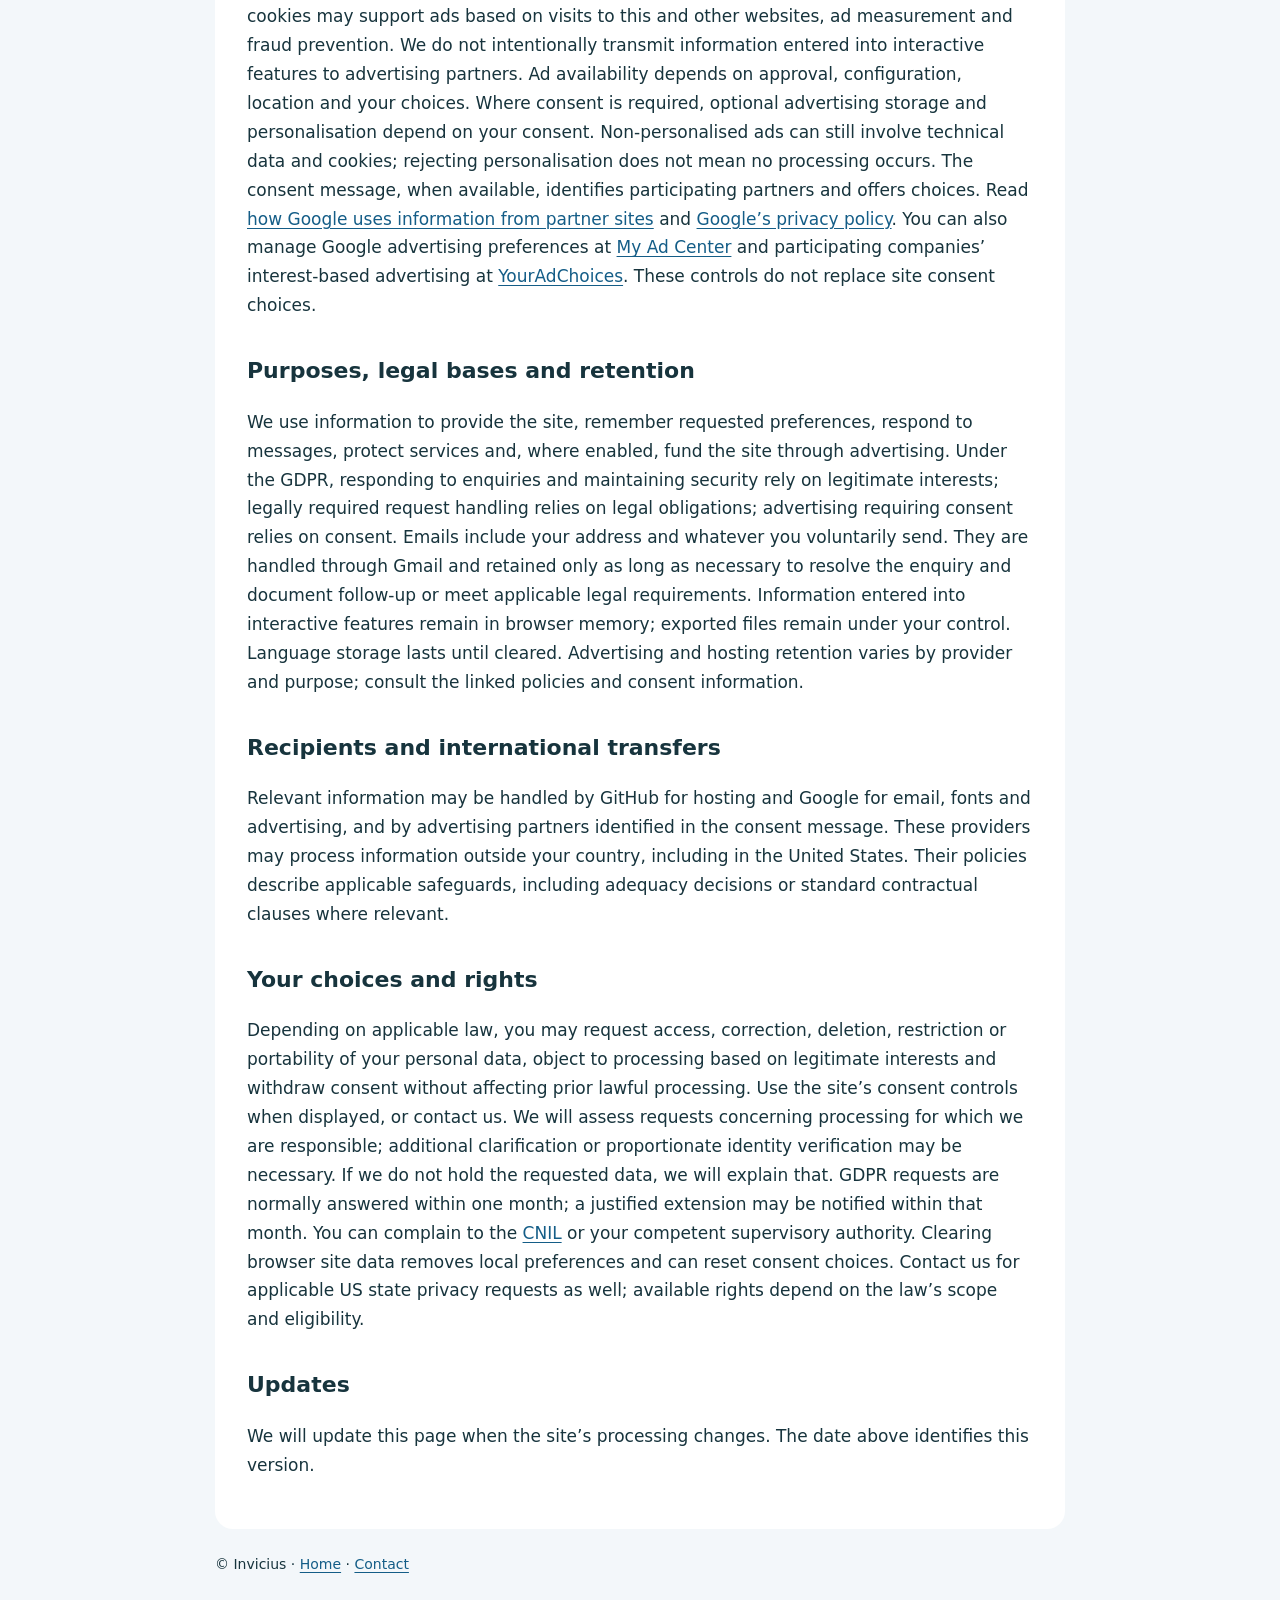
<file: privacy.html>
<!doctype html><html lang="en"><head><meta charset="utf-8"><meta name="viewport" content="width=device-width,initial-scale=1"><title>Privacy &amp; cookies | Invicius</title><meta name="description" content="Invicius privacy and cookies policy in eleven languages."><link rel="icon" href="/invicius-favicon.ico"><style>body{margin:0;background:#f3f7fa;color:#17343d;font:17px/1.7 system-ui,sans-serif}header,main,footer{max-width:850px;margin:auto;padding:24px}header{display:flex;align-items:center;justify-content:space-between;gap:20px;flex-wrap:wrap}header img{width:130px;height:70px;object-fit:contain}main{background:white;border-radius:18px;padding:32px;box-sizing:border-box}h1{font-size:clamp(26px,5vw,38px);line-height:1.2}h2{font-size:22px;margin-top:32px}a{color:#145d87;text-underline-offset:3px}nav{display:flex;gap:18px;flex-wrap:wrap}footer{font-size:14px}@media(max-width:600px){main{margin:0 12px;padding:22px}header,footer{padding:20px}}[hidden]{display:none!important}header{max-width:1100px;box-sizing:border-box}.language-control{margin-left:auto;display:flex;align-items:center;gap:12px}.language-control label{font-weight:600;font-size:15px}.language-control select{font:inherit;font-size:16px;border:1px solid #bed0d6;border-radius:10px;padding:10px 14px;background:white;color:#17343d;max-width:220px;cursor:pointer}select:focus-visible,a:focus-visible{outline:3px solid #2e849e;outline-offset:3px}article{overflow-wrap:anywhere}article[dir=rtl]{text-align:right}footer{overflow-wrap:anywhere}@media(max-width:480px){header{gap:12px;padding:16px}header img{width:100px}.language-control{gap:6px}.language-control label{position:absolute;width:1px;height:1px;overflow:hidden;clip-path:inset(50%)}.language-control select{max-width:185px;padding:9px}}</style></head><body><header dir="ltr"><a href="/"><img src="/assets/invicius-logo.png" alt="Invicius"></a><div class="language-control"><label for="policy-language" id="language-label">Language</label><select id="policy-language" aria-labelledby="language-label" dir="auto"><option value="en">English</option><option value="zh">中文（普通话）</option><option value="hi">हिन्दी</option><option value="es">Español</option><option value="ar">العربية</option><option value="fr">Français</option><option value="bn">বাংলা</option><option value="pt">Português</option><option value="id">Bahasa Indonesia</option><option value="ur">اردو</option><option value="ru">Русский</option></select></div></header><main><article id="en" lang="en" dir="ltr"><h1>Privacy & cookies policy</h1><p>Last updated: 9 October 2026</p><section><h2>Who is responsible?</h2><p>Invicius is operated by Vinicius Affonso de Carvalho, in France. For privacy questions or requests, contact <a href="mailto:contact.invicius@gmail.com">contact.invicius@gmail.com</a>. This policy covers invicius.com, www.invicius.com.</p></section><section><h2>Site features and data processing</h2><p>This policy covers the website as a whole, including its interactive features and any downloadable content. In the current version, information entered into interactive features is processed in your browser, without being sent to an Invicius server or saved in a user account. Any downloadable files offered by these features are generated on your device; you control their storage and sharing. Closing or reloading a page normally clears the current session; browser recovery features may retain form content independently. This does not exclude the technical processing by external services described below. If a future feature introduces server processing, saved accounts or a new use of personal data, this policy will be updated to explain it.</p></section><section><h2>Language preference</h2><p>The site stores your selected language on your device using localStorage, under invicius_language_v3. It reads your browser language to select an initial language. This preference is used for the interface, not advertising, and remains until overwritten or removed by clearing the site data in your browser.</p></section><section><h2>Hosting and technical information</h2><p>The website is hosted on GitHub Pages. GitHub records visitor IP addresses for security purposes. Hosting and external services also receive technical information needed to deliver a page, such as browser information and request details. Invicius does not maintain a separate visitor database or install an analytics tracker in this version. See <a href="https://docs.github.com/en/site-policy/privacy-policies/github-general-privacy-statement">GitHub’s privacy statement</a> for its processing and retention practices.</p></section><section><h2>Google Fonts</h2><p>The homepage and calculator load fonts from Google Fonts. Your browser therefore contacts Google, which receives technical connection information, including your IP address. See <a href="https://developers.google.com/fonts/faq/privacy">Google Fonts privacy information</a>. The privacy page itself uses system fonts.</p></section><section><h2>Advertising and consent</h2><p>Invicius is configured for Google AdSense. When advertising services are loaded, Google and other advertising partners may use cookies, identifiers, web beacons and technical information such as IP address, browser, pages visited and ad interactions. Advertising cookies may support ads based on visits to this and other websites, ad measurement and fraud prevention. We do not intentionally transmit information entered into interactive features to advertising partners. Ad availability depends on approval, configuration, location and your choices. Where consent is required, optional advertising storage and personalisation depend on your consent. Non-personalised ads can still involve technical data and cookies; rejecting personalisation does not mean no processing occurs. The consent message, when available, identifies participating partners and offers choices. Read <a href="https://policies.google.com/technologies/partner-sites">how Google uses information from partner sites</a> and <a href="https://policies.google.com/privacy">Google’s privacy policy</a>. You can also manage Google advertising preferences at <a href="https://myadcenter.google.com/">My Ad Center</a> and participating companies’ interest-based advertising at <a href="https://www.aboutads.info/choices/">YourAdChoices</a>. These controls do not replace site consent choices.</p></section><section><h2>Purposes, legal bases and retention</h2><p>We use information to provide the site, remember requested preferences, respond to messages, protect services and, where enabled, fund the site through advertising. Under the GDPR, responding to enquiries and maintaining security rely on legitimate interests; legally required request handling relies on legal obligations; advertising requiring consent relies on consent. Emails include your address and whatever you voluntarily send. They are handled through Gmail and retained only as long as necessary to resolve the enquiry and document follow-up or meet applicable legal requirements. Information entered into interactive features remain in browser memory; exported files remain under your control. Language storage lasts until cleared. Advertising and hosting retention varies by provider and purpose; consult the linked policies and consent information.</p></section><section><h2>Recipients and international transfers</h2><p>Relevant information may be handled by GitHub for hosting and Google for email, fonts and advertising, and by advertising partners identified in the consent message. These providers may process information outside your country, including in the United States. Their policies describe applicable safeguards, including adequacy decisions or standard contractual clauses where relevant.</p></section><section><h2>Your choices and rights</h2><p>Depending on applicable law, you may request access, correction, deletion, restriction or portability of your personal data, object to processing based on legitimate interests and withdraw consent without affecting prior lawful processing. Use the site’s consent controls when displayed, or contact us. We will assess requests concerning processing for which we are responsible; additional clarification or proportionate identity verification may be necessary. If we do not hold the requested data, we will explain that. GDPR requests are normally answered within one month; a justified extension may be notified within that month. You can complain to the <a href="https://www.cnil.fr/fr/adresser-une-plainte">CNIL</a> or your competent supervisory authority. Clearing browser site data removes local preferences and can reset consent choices. Contact us for applicable US state privacy requests as well; available rights depend on the law’s scope and eligibility.</p></section><section><h2>Updates</h2><p>We will update this page when the site’s processing changes. The date above identifies this version.</p></section></article><article id="zh" lang="zh" dir="ltr" hidden><h1>隐私与 Cookie 政策</h1><p>更新日期：2026年10月9日</p><section><h2>负责人及联系方式</h2><p>Invicius 由位于法国的 Vinicius Affonso de Carvalho 运营。本政策适用于 invicius.com、www.invicius.com 。隐私问题或请求请发送至 <a dir="ltr" href="mailto:contact.invicius@gmail.com">contact.invicius@gmail.com</a>。</p></section><section><h2>网站功能与数据处理</h2><p>本政策适用于整个网站、其交互功能及所提供的可下载内容。在当前版本中，输入交互功能的信息在您的浏览器内处理，不会发送至 Invicius 服务器，也不会保存在用户账户中。这些功能提供的文件在您的设备上生成，保存与分享由您控制。关闭或重新加载页面通常会清除当前会话；浏览器可能恢复表单内容。这并不排除下文所述外部服务的技术数据处理。若未来功能引入服务器处理、带有存储的账户或个人数据的新用途，我们会更新本政策并作出说明。 所选语言通过 localStorage 的 invicius_language_v3 键保存在设备上，直到被修改或网站数据被清除。浏览器语言可能决定初始选择。该偏好用于界面，而非广告。</p></section><section><h2>技术服务</h2><p>网站由 GitHub Pages 托管，GitHub 会出于安全目的记录访客 IP 地址。技术服务接收提供页面所必需的连接信息。此版本不安装分析追踪器，Invicius 也不维护独立的访客数据库。首页和计算器加载 Google Fonts，因此 Google 会接收包括 IP 地址在内的连接信息。请参阅下方链接的政策。</p></section><section><h2>广告与同意</h2><p>网站已配置 Google AdSense。广告服务加载时，Google 及其合作伙伴可能使用 Cookie、标识符、网络信标以及 IP、浏览器、访问页面和广告互动等信息。这些信息可能用于根据访问本网站及其他网站的情况展示广告、衡量效果及防止欺诈。我们不会有意向广告合作伙伴传送交互功能输入的信息。广告是否显示取决于审核、配置、地区及您的选择。法律要求同意时，可选广告存储及个性化依赖您的同意。非个性化广告也可能使用 Cookie 和技术数据。同意消息在可用时列出合作伙伴和选项。My Ad Center 和 YourAdChoices 提供其他设置，但不替代网站同意选择。</p></section><section><h2>目的、法律依据及保存期限</h2><p>我们使用信息来提供网站、记住所请求的偏好、回复消息、保护服务，并在广告启用时资助网站。根据 GDPR，回复一般咨询和安全处理基于合法利益；法律要求处理的请求基于法律义务；需要同意的广告基于同意。邮件包含您的地址及自愿提供的内容，通过 Gmail 处理，仅在解决咨询、记录后续处理或履行适用法律要求所需期间保存。交互功能输入的信息保留在浏览器内存中；导出文件由您控制。语言偏好保留至清除。广告及托管服务商的保存期限依服务和目的而异，请参阅其政策及同意信息。</p></section><section><h2>接收方及跨境传输</h2><p>GitHub 处理托管信息；Google 处理邮件、字体和广告信息；同意消息列出的伙伴可能处理广告信息。服务商可能在您的国家以外处理数据，包括美国。其政策说明适用保障，例如充分性决定或标准合同条款。</p></section><section><h2>权利及更新</h2><p>根据适用法律，您可以请求访问、更正、删除、限制处理或数据可携带性，反对基于合法利益的处理，并撤回同意而不影响此前合法处理。请使用显示的同意控件或联系我们。我们会评估属于我们责任范围的请求；可能需要澄清或适当的身份核实。若我们不持有所请求的数据，会作出说明。GDPR 请求通常在一个月内答复；有正当理由的延期会在该月内通知。您可向 CNIL 或主管机关投诉。清除网站数据会移除本地偏好，也可能重置同意选择。适用美国州隐私法的请求也可发送至联系邮箱，权利取决于法律适用范围及资格。处理方式改变时，我们会更新本政策。</p></section><section><h2>服务提供商信息与隐私选项</h2><ul><li><a href="https://docs.github.com/en/site-policy/privacy-policies/github-general-privacy-statement">GitHub</a></li><li><a href="https://developers.google.com/fonts/faq/privacy">Google Fonts</a></li><li><a href="https://policies.google.com/technologies/partner-sites">Google AdSense</a></li><li><a href="https://policies.google.com/privacy">Google</a></li><li><a href="https://myadcenter.google.com/">My Ad Center</a></li><li><a href="https://www.aboutads.info/choices/">YourAdChoices</a></li><li><a href="https://www.cnil.fr/fr/adresser-une-plainte">CNIL</a></li></ul></section></article><article id="hi" lang="hi" dir="ltr" hidden><h1>गोपनीयता और कुकी नीति</h1><p>अद्यतन: 9 अक्टूबर 2026</p><section><h2>जिम्मेदार व्यक्ति</h2><p>Invicius का संचालन फ्रांस में Vinicius Affonso de Carvalho करते हैं। यह नीति invicius.com, www.invicius.com पर लागू है। गोपनीयता संबंधी प्रश्न या अनुरोध <a dir="ltr" href="mailto:contact.invicius@gmail.com">contact.invicius@gmail.com</a> पर भेजें।</p></section><section><h2>साइट की सुविधाएँ और डेटा प्रसंस्करण</h2><p>यह नीति पूरी साइट, उसकी इंटरैक्टिव सुविधाओं और उपलब्ध डाउनलोड सामग्री को कवर करती है। वर्तमान संस्करण में इन सुविधाओं में दर्ज जानकारी आपके ब्राउज़र में संसाधित होती है, Invicius सर्वर पर नहीं भेजी जाती और उपयोगकर्ता खाते में नहीं रखी जाती। इन सुविधाओं की फ़ाइलें आपके उपकरण पर बनती हैं; उनका संरक्षण और साझा करना आपके नियंत्रण में है। पृष्ठ बंद या दोबारा लोड करने पर वर्तमान सत्र सामान्यतः मिट जाता है; ब्राउज़र फ़ॉर्म पुनर्स्थापित कर सकता है। इससे नीचे वर्णित बाहरी सेवाओं का तकनीकी प्रसंस्करण बाहर नहीं होता। यदि भविष्य की सुविधा सर्वर प्रसंस्करण, भंडारण वाले खाते या निजी डेटा का नया उपयोग लाती है, तो यह नीति उसका विवरण देने के लिए अद्यतन होगी। चुनी गई भाषा localStorage में invicius_language_v3 के अंतर्गत तब तक रहती है जब तक आप उसे बदलें या साइट डेटा मिटाएँ। प्रारंभिक भाषा ब्राउज़र से चुनी जा सकती है। यह प्राथमिकता इंटरफ़ेस के लिए है, विज्ञापन के लिए नहीं।</p></section><section><h2>तकनीकी सेवाएँ</h2><p>GitHub Pages साइट की मेजबानी करता है और सुरक्षा के लिए IP पते दर्ज करता है। सेवाओं को पृष्ठ दिखाने के लिए आवश्यक कनेक्शन जानकारी मिलती है। इस संस्करण में एनालिटिक्स ट्रैकर या Invicius का अलग आगंतुक डेटाबेस नहीं है। मुखपृष्ठ और कैलकुलेटर Google Fonts लोड करते हैं, जिससे Google को IP सहित कनेक्शन जानकारी मिलती है। नीचे संबंधित नीतियाँ देखें।</p></section><section><h2>विज्ञापन और सहमति</h2><p>साइट Google AdSense के लिए कॉन्फ़िगर की गई है। विज्ञापन सेवाएँ लोड होने पर Google और साझेदार कुकी, पहचानकर्ता, वेब बीकन, IP, ब्राउज़र, देखे गए पृष्ठ और विज्ञापन इंटरैक्शन इस्तेमाल कर सकते हैं। इनका उपयोग इस तथा अन्य साइटों की यात्राओं के आधार पर विज्ञापन, मापन और धोखाधड़ी रोकने में हो सकता है। हम जानबूझकर इंटरैक्टिव सुविधाओं में दर्ज जानकारी साझेदारों को नहीं भेजते। विज्ञापन अनुमोदन, सेटिंग, स्थान और आपके विकल्पों पर निर्भर हैं। जहाँ सहमति आवश्यक है, वैकल्पिक विज्ञापन संग्रह और निजीकरण सहमति पर निर्भर हैं। गैर-वैयक्तिकृत विज्ञापन भी कुकी और तकनीकी डेटा इस्तेमाल कर सकते हैं। उपलब्ध होने पर सहमति संदेश साझेदार और विकल्प बताता है। My Ad Center और YourAdChoices अतिरिक्त विकल्प हैं; वे साइट की सहमति का स्थान नहीं लेते।</p></section><section><h2>उद्देश्य, कानूनी आधार और अवधि</h2><p>जानकारी साइट प्रदान करने, अनुरोधित प्राथमिकताएँ याद रखने, संदेशों का उत्तर देने, सुरक्षा और सक्रिय विज्ञापनों से साइट के वित्तपोषण के लिए है। GDPR के अंतर्गत सामान्य पूछताछ और सुरक्षा वैध हितों पर, कानूनन आवश्यक अनुरोध कानूनी दायित्वों पर और सहमति माँगने वाले विज्ञापन सहमति पर आधारित हैं। ईमेल में आपका पता और स्वेच्छा से भेजा गया पाठ शामिल है; Gmail से संसाधित होकर समाधान, अनुवर्ती रिकॉर्ड या लागू कानूनी आवश्यकताओं के लिए जरूरी समय तक रहता है। गणना ब्राउज़र मेमोरी में, निर्यात आपके नियंत्रण में और भाषा मिटाए जाने तक रहती है। प्रदाताओं की अवधि सेवा और उद्देश्य पर निर्भर है; उनकी नीतियाँ और सहमति सूचना देखें।</p></section><section><h2>प्राप्तकर्ता और विदेश में प्रसंस्करण</h2><p>GitHub मेजबानी, Google ईमेल, फ़ॉन्ट और विज्ञापन तथा सहमति संदेश के साझेदार विज्ञापन जानकारी संसाधित कर सकते हैं। डेटा आपके देश के बाहर, अमेरिका सहित, संसाधित हो सकता है। उनकी नीतियाँ लागू सुरक्षा उपाय, जैसे पर्याप्तता निर्णय या मानक संविदात्मक शर्तें, बताती हैं।</p></section><section><h2>अधिकार और बदलाव</h2><p>लागू कानून के अनुसार आप पहुँच, सुधार, मिटाने, सीमित करने या पोर्टेबिलिटी की माँग कर सकते हैं, वैध हित आधारित प्रसंस्करण पर आपत्ति कर सकते हैं और पूर्व वैध प्रसंस्करण को प्रभावित किए बिना सहमति वापस ले सकते हैं। दिखने पर सहमति नियंत्रण इस्तेमाल करें या संपर्क करें। हमारी जिम्मेदारी वाले अनुरोधों के लिए स्पष्टीकरण या उचित पहचान सत्यापन आवश्यक हो सकता है। डेटा हमारे पास न होने पर हम बताएँगे। GDPR अनुरोध सामान्यतः एक महीने में उत्तरित होते हैं; उचित विस्तार उसी महीने सूचित होगा। CNIL या सक्षम प्राधिकरण से शिकायत कर सकते हैं। साइट डेटा मिटाने से स्थानीय प्राथमिकताएँ हटती हैं और सहमति रीसेट हो सकती है। लागू अमेरिकी राज्य कानूनों के अनुरोध भी संपर्क पर भेज सकते हैं; अधिकार कानून की सीमा और पात्रता पर निर्भर हैं। प्रसंस्करण बदलने पर नीति अद्यतन होगी।</p></section><section><h2>सेवा प्रदाताओं की जानकारी और गोपनीयता विकल्प</h2><ul><li><a href="https://docs.github.com/en/site-policy/privacy-policies/github-general-privacy-statement">GitHub</a></li><li><a href="https://developers.google.com/fonts/faq/privacy">Google Fonts</a></li><li><a href="https://policies.google.com/technologies/partner-sites">Google AdSense</a></li><li><a href="https://policies.google.com/privacy">Google</a></li><li><a href="https://myadcenter.google.com/">My Ad Center</a></li><li><a href="https://www.aboutads.info/choices/">YourAdChoices</a></li><li><a href="https://www.cnil.fr/fr/adresser-une-plainte">CNIL</a></li></ul></section></article><article id="es" lang="es" dir="ltr" hidden><h1>Política de privacidad y cookies</h1><p>Actualizada el 9 de octubre de 2026</p><section><h2>Responsable y contacto</h2><p>Invicius está gestionado por Vinicius Affonso de Carvalho, en Francia. Esta política cubre invicius.com, www.invicius.com. Para consultas o solicitudes de privacidad, escribe a <a dir="ltr" href="mailto:contact.invicius@gmail.com">contact.invicius@gmail.com</a>.</p></section><section><h2>Funciones del sitio y tratamiento de datos</h2><p>Esta política cubre todo el sitio, sus funciones interactivas y los contenidos descargables ofrecidos. En la versión actual, la información introducida en funciones interactivas se procesa en tu navegador, sin enviarse a un servidor de Invicius ni guardarse en una cuenta de usuario. Los archivos ofrecidos por estas funciones se generan en tu dispositivo; tú controlas su conservación y distribución. Cerrar o recargar la página normalmente borra la sesión; el navegador puede restaurar formularios. Esto no excluye el tratamiento técnico por los servicios externos descritos abajo. Si una función futura introduce procesamiento en servidor, cuentas con almacenamiento o un nuevo uso de datos personales, actualizaremos esta política para explicarlo. El idioma seleccionado se guarda en localStorage, en invicius_language_v3, hasta cambiarlo o borrar los datos del sitio. El idioma del navegador puede determinar la selección inicial. Esta preferencia sirve para la interfaz, no para publicidad.</p></section><section><h2>Servicios técnicos</h2><p>GitHub Pages aloja el sitio y registra las direcciones IP por seguridad. Los servicios reciben información de conexión necesaria para entregar las páginas. Esta versión no instala un rastreador de analítica ni mantiene una base de visitantes de Invicius. La página inicial y la calculadora cargan Google Fonts, transmitiendo datos de conexión, incluida la IP, a Google. Consulta las políticas enlazadas abajo.</p></section><section><h2>Publicidad y consentimiento</h2><p>El sitio está configurado para Google AdSense. Cuando se cargan servicios publicitarios, Google y sus socios pueden utilizar cookies, identificadores, balizas web y datos como IP, navegador, páginas visitadas e interacciones con anuncios. Pueden servir para publicidad basada en visitas a este y otros sitios, medición y prevención del fraude. No transmitimos intencionadamente los información introducida en funciones interactivas a socios publicitarios. Los anuncios dependen de aprobación, configuración, ubicación y decisiones del usuario. Cuando se exige consentimiento, el almacenamiento publicitario opcional y la personalización dependen de él. Los anuncios no personalizados también pueden utilizar cookies y datos técnicos. El mensaje de consentimiento, cuando está disponible, identifica socios y opciones. My Ad Center y YourAdChoices permiten otras elecciones sin sustituir el consentimiento del sitio.</p></section><section><h2>Finalidades, bases legales y conservación</h2><p>Usamos información para prestar el sitio, recordar preferencias solicitadas, responder mensajes, proteger servicios y financiar el sitio con publicidad cuando está activada. Según el RGPD, las consultas y la seguridad se basan en intereses legítimos; las solicitudes legalmente obligatorias, en obligaciones legales; la publicidad que exige consentimiento, en ese consentimiento. Los correos contienen tu dirección y lo que envíes voluntariamente. Se gestionan mediante Gmail y se conservan el tiempo necesario para resolver y documentar el seguimiento o cumplir requisitos legales aplicables. Los cálculos permanecen en memoria del navegador y los archivos exportados bajo tu control. El idioma permanece hasta borrarlo. La conservación por proveedores depende del servicio y la finalidad; consulta sus políticas y la información de consentimiento.</p></section><section><h2>Destinatarios y transferencias</h2><p>GitHub trata datos de alojamiento; Google, de correo, fuentes y publicidad; y los socios identificados en el mensaje, datos publicitarios. Pueden tratar datos fuera de tu país, incluso en Estados Unidos. Sus políticas explican garantías aplicables, como decisiones de adecuación o cláusulas contractuales tipo.</p></section><section><h2>Tus derechos y cambios</h2><p>Según la ley aplicable, puedes solicitar acceso, rectificación, supresión, limitación o portabilidad, oponerte a tratamientos basados en intereses legítimos y retirar consentimiento sin afectar tratamientos anteriores lícitos. Utiliza los controles de consentimiento cuando aparezcan o escríbenos. Evaluamos solicitudes sobre tratamientos de los que somos responsables; pueden necesitar aclaración o verificación proporcional de identidad. Si no tenemos los datos, lo explicaremos. Las solicitudes del RGPD normalmente se responden en un mes; una ampliación justificada se notificará dentro de ese mes. Puedes reclamar ante la CNIL o la autoridad competente. Borrar datos del sitio elimina preferencias y puede restablecer elecciones de consentimiento. También puedes contactar por derechos de leyes estatales estadounidenses, según su aplicabilidad. Actualizaremos esta política cuando cambien los tratamientos.</p></section><section><h2>Información de los proveedores y opciones de privacidad</h2><ul><li><a href="https://docs.github.com/en/site-policy/privacy-policies/github-general-privacy-statement">GitHub</a></li><li><a href="https://developers.google.com/fonts/faq/privacy">Google Fonts</a></li><li><a href="https://policies.google.com/technologies/partner-sites">Google AdSense</a></li><li><a href="https://policies.google.com/privacy">Google</a></li><li><a href="https://myadcenter.google.com/">My Ad Center</a></li><li><a href="https://www.aboutads.info/choices/">YourAdChoices</a></li><li><a href="https://www.cnil.fr/fr/adresser-une-plainte">CNIL</a></li></ul></section></article><article id="ar" lang="ar" dir="rtl" hidden><h1>سياسة الخصوصية وملفات تعريف الارتباط</h1><p>آخر تحديث: 9 أكتوبر 2026</p><section><h2>المسؤول والتواصل</h2><p>يدير Invicius شخص اسمه Vinicius Affonso de Carvalho في فرنسا. تشمل هذه السياسة invicius.com وwww.invicius.com. للاستفسارات وطلبات الخصوصية: <a dir="ltr" href="mailto:contact.invicius@gmail.com">contact.invicius@gmail.com</a>.</p></section><section><h2>وظائف الموقع ومعالجة البيانات</h2><p>تشمل هذه السياسة الموقع بأكمله ووظائفه التفاعلية والمحتوى المتاح للتنزيل. في النسخة الحالية، تُعالج المعلومات المدخلة في الوظائف التفاعلية في متصفحك، دون إرسالها إلى خادم Invicius أو حفظها في حساب مستخدم. تُنشأ الملفات التي تتيحها هذه الوظائف على جهازك، وتتحكم في حفظها ومشاركتها. إغلاق الصفحة أو إعادة تحميلها يمحو الجلسة الحالية عادة، وقد يستعيد المتصفح النماذج. لا يستبعد ذلك المعالجة التقنية للخدمات الخارجية الموضحة أدناه. إذا أضافت وظيفة مستقبلية معالجة على الخادم أو حسابات مع تخزين أو استخداماً جديداً للبيانات الشخصية، سنحدّث هذه السياسة لشرح ذلك. تُحفظ اللغة المختارة في localStorage تحت المفتاح invicius_language_v3 حتى تعديلها أو مسح بيانات الموقع. قد تحدد لغة المتصفح الاختيار الأولي. هذا التفضيل للواجهة وليس للإعلانات.</p></section><section><h2>الخدمات التقنية</h2><p>يستضيف GitHub Pages الموقع ويسجل عناوين IP لأغراض الأمن. تتلقى الخدمات معلومات الاتصال اللازمة لتقديم الصفحات. لا تتضمن هذه النسخة أداة تتبع تحليلات أو قاعدة زوار مستقلة لدى Invicius. تُحمّل الصفحة الرئيسية والحاسبة Google Fonts، فيتلقى Google معلومات اتصال تشمل IP. راجع السياسات المرتبطة أدناه.</p></section><section><h2>الإعلانات والموافقة</h2><p>الموقع معدّ لاستخدام Google AdSense. عند تحميل خدمات الإعلان، قد يستخدم Google وشركاؤه ملفات ارتباط ومعرّفات وإشارات ويب وبيانات مثل IP والمتصفح والصفحات المزارة والتفاعل مع الإعلانات. قد تدعم إعلانات مبنية على زيارات هذا الموقع وغيره والقياس ومنع الاحتيال. لا نرسل المعلومات المدخلة في الوظائف التفاعلية عمداً إلى شركاء الإعلان. تتوقف الإعلانات على الاعتماد والإعداد والموقع واختياراتك. عندما تكون الموافقة مطلوبة، يعتمد التخزين الإعلاني الاختياري والتخصيص عليها. الإعلانات غير المخصصة قد تستخدم أيضاً ملفات ارتباط وبيانات تقنية. تعرض رسالة الموافقة، عند توفرها، الشركاء والخيارات. يوفر My Ad Center وYourAdChoices خيارات إضافية لا تحل محل موافقة الموقع.</p></section><section><h2>الأغراض والأسس القانونية والاحتفاظ</h2><p>نستخدم المعلومات لتقديم الموقع وتذكر التفضيلات المطلوبة والرد على الرسائل وحماية الخدمات وتمويل الموقع بالإعلانات عند تفعيلها. وفق GDPR، تستند الاستفسارات العادية والأمن إلى المصالح المشروعة، ومعالجة الطلبات الملزمة قانوناً إلى الالتزامات القانونية، والإعلانات التي تتطلب موافقة إلى الموافقة. تشمل الرسائل عنوانك والمحتوى الذي ترسله طوعاً، وتُعالج عبر Gmail وتُحتفظ للمدة اللازمة لحل الطلب وتوثيق متابعته أو الوفاء بالمتطلبات القانونية. تبقى الحسابات في ذاكرة المتصفح والملفات المصدرة تحت سيطرتك واللغة حتى مسحها. تختلف مدد الاحتفاظ لدى مقدمي الخدمات حسب الخدمة والغرض؛ راجع سياساتهم ومعلومات الموافقة.</p></section><section><h2>المستلمون والنقل الدولي</h2><p>يعالج GitHub بيانات الاستضافة، وGoogle البريد والخطوط والإعلانات، وقد يعالج الشركاء المحددون في الرسالة بيانات الإعلان. قد تتم المعالجة خارج بلدك، بما فيه الولايات المتحدة. توضح سياساتهم الضمانات المعمول بها، مثل قرارات الكفاية أو البنود التعاقدية القياسية.</p></section><section><h2>حقوقك والتحديثات</h2><p>بحسب القانون المنطبق، يمكنك طلب الوصول والتصحيح والحذف والتقييد أو نقل البيانات، والاعتراض على المعالجة القائمة على المصالح المشروعة وسحب الموافقة دون التأثير على المعالجة السابقة المشروعة. استخدم أدوات الموافقة عند عرضها أو تواصل معنا. نقيّم الطلبات المتعلقة بالمعالجة التي نتحمل مسؤوليتها؛ قد نحتاج توضيحاً أو تحققاً متناسباً من الهوية. إذا لم نحتفظ بالبيانات المطلوبة فسنبين ذلك. تُجاب طلبات GDPR عادة خلال شهر، ويُخطر بالتمديد المبرر خلاله. يمكنك الشكوى إلى CNIL أو السلطة المختصة. مسح بيانات الموقع يزيل التفضيلات وقد يعيد ضبط الموافقة. يمكن أيضاً إرسال طلبات قوانين الخصوصية لولايات أمريكا حسب نطاق القانون والأهلية. نحدّث السياسة عند تغير المعالجة.</p></section><section><h2>معلومات مقدمي الخدمات وخيارات الخصوصية</h2><ul><li><a href="https://docs.github.com/en/site-policy/privacy-policies/github-general-privacy-statement">GitHub</a></li><li><a href="https://developers.google.com/fonts/faq/privacy">Google Fonts</a></li><li><a href="https://policies.google.com/technologies/partner-sites">Google AdSense</a></li><li><a href="https://policies.google.com/privacy">Google</a></li><li><a href="https://myadcenter.google.com/">My Ad Center</a></li><li><a href="https://www.aboutads.info/choices/">YourAdChoices</a></li><li><a href="https://www.cnil.fr/fr/adresser-une-plainte">CNIL</a></li></ul></section></article><article id="fr" lang="fr" dir="ltr" hidden><h1>Politique de confidentialité et cookies</h1><p>Mise à jour : 9 octobre 2026</p><section><h2>Responsable et contact</h2><p>Invicius est exploité par Vinicius Affonso de Carvalho, en France. Contact : <a href="mailto:contact.invicius@gmail.com">contact.invicius@gmail.com</a>. Cette politique concerne invicius.com, www.invicius.com.</p></section><section><h2>Fonctionnalités du site et traitement des données</h2><p>Cette politique couvre l’ensemble du site, ses fonctionnalités interactives et les contenus téléchargeables proposés. Dans la version actuelle, les informations saisies dans les fonctionnalités interactives sont traitées dans votre navigateur, sans être transmises à un serveur Invicius ni enregistrées dans un compte utilisateur. Les fichiers proposés par ces fonctionnalités sont générés sur votre appareil ; leur conservation et leur partage restent sous votre contrôle. Fermer ou recharger une page efface normalement la session en cours ; le navigateur peut restaurer des formulaires. Cela n’exclut pas les traitements techniques par les services externes décrits ci-dessous. Si une future fonctionnalité introduit un traitement sur serveur, des comptes avec stockage ou une nouvelle utilisation de données personnelles, cette politique sera mise à jour pour l’expliquer. La langue choisie est conservée dans localStorage sous invicius_language_v3 jusqu’à modification ou suppression des données du site. La langue du navigateur peut déterminer le choix initial. Cette préférence sert à l’interface, pas à la publicité.</p></section><section><h2>Hébergement et polices</h2><p>GitHub Pages héberge le site et enregistre les adresses IP pour la sécurité. Les services techniques reçoivent les informations de connexion nécessaires à la livraison des pages. Cette version ne comporte pas de traceur analytics ni de base de visiteurs gérée par Invicius. L’accueil et le calculateur chargent Google Fonts, transmettant notamment votre IP à Google. Consultez la <a href="https://docs.github.com/en/site-policy/privacy-policies/github-general-privacy-statement">politique GitHub</a> et les <a href="https://developers.google.com/fonts/faq/privacy">informations Google Fonts</a>.</p></section><section><h2>Publicité et consentement</h2><p>Le site est configuré pour Google AdSense. Lorsque ces services sont chargés, Google et ses partenaires peuvent utiliser cookies, identifiants, pixels et données techniques (IP, navigateur, pages visitées, interactions publicitaires). Des cookies peuvent servir à personnaliser les annonces selon les visites sur ce site et ailleurs, mesurer les annonces et prévenir la fraude. Nous ne transmettons pas intentionnellement les informations saisies dans les fonctionnalités interactives aux partenaires publicitaires. L’affichage dépend de l’approbation, de la configuration, du lieu et de vos choix. Lorsque requis, le stockage publicitaire facultatif et la personnalisation reposent sur votre consentement. Des annonces non personnalisées peuvent aussi impliquer des cookies et données techniques. Le message de consentement, lorsqu’il est disponible, présente les partenaires et choix. Consultez <a href="https://policies.google.com/technologies/partner-sites?hl=fr">l’utilisation des données sur les sites partenaires</a> et la <a href="https://policies.google.com/privacy?hl=fr">politique Google</a>. <a href="https://myadcenter.google.com/">Mes préférences publicitaires</a> et <a href="https://www.aboutads.info/choices/">YourAdChoices</a> offrent d’autres réglages sans remplacer le consentement sur le site.</p></section><section><h2>Finalités, bases légales et conservation</h2><p>Les informations servent à fournir le site, mémoriser les préférences demandées, répondre aux messages, protéger les services et financer le site par la publicité lorsqu’elle est activée. Les réponses aux demandes courantes et la sécurité reposent sur les intérêts légitimes ; les obligations légales fondent les demandes dont le traitement est légalement requis ; la publicité nécessitant un consentement repose sur celui-ci. Les courriels contiennent votre adresse et le contenu volontairement envoyé. Ils sont traités via Gmail et conservés le temps nécessaire à la résolution, au suivi ou aux exigences légales applicables. Les calculs restent en mémoire du navigateur ; les exports restent sous votre contrôle. La langue reste jusqu’à suppression. Les durées des fournisseurs dépendent du service et de la finalité ; consultez leurs politiques et les informations de consentement.</p></section><section><h2>Destinataires et transferts</h2><p>GitHub traite les informations d’hébergement ; Google, celles liées aux courriels, polices et publicités ; les partenaires identifiés dans le message peuvent traiter les informations publicitaires. Ces prestataires peuvent traiter des données à l’étranger, notamment aux États-Unis. Leurs politiques précisent les garanties applicables, telles que décisions d’adéquation ou clauses contractuelles types.</p></section><section><h2>Vos droits</h2><p>Selon la loi applicable, vous pouvez demander accès, rectification, effacement, limitation ou portabilité, vous opposer aux traitements fondés sur les intérêts légitimes et retirer votre consentement sans affecter la licéité des traitements antérieurs. Utilisez les contrôles de consentement lorsqu’ils sont affichés ou contactez-nous. Nous examinerons les demandes concernant les traitements dont nous sommes responsables ; des précisions ou une vérification proportionnée d’identité peuvent être nécessaires. Nous expliquerons si nous ne détenons pas les données demandées. Le délai RGPD est normalement d’un mois ; une prolongation justifiée sera annoncée dans ce délai. Vous pouvez saisir la <a href="https://www.cnil.fr/fr/adresser-une-plainte">CNIL</a> ou l’autorité compétente. Effacer les données du site supprime les préférences locales et peut réinitialiser les choix de consentement. Les demandes relevant des lois d’États américains peuvent aussi être adressées au contact ; les droits dépendent du champ d’application de ces lois.</p></section><section><h2>Modifications</h2><p>Cette page sera mise à jour si les traitements changent. La date ci-dessus identifie cette version.</p></section></article><article id="bn" lang="bn" dir="ltr" hidden><h1>গোপনীয়তা ও কুকি নীতি</h1><p>হালনাগাদ: ৯ অক্টোবর ২০২৬</p><section><h2>দায়িত্বপ্রাপ্ত ব্যক্তি</h2><p>ফ্রান্সে Vinicius Affonso de Carvalho Invicius পরিচালনা করেন। এই নীতি invicius.com, www.invicius.com-এর জন্য প্রযোজ্য। প্রশ্ন বা অনুরোধ পাঠান <a dir="ltr" href="mailto:contact.invicius@gmail.com">contact.invicius@gmail.com</a> ঠিকানায়।</p></section><section><h2>সাইটের বৈশিষ্ট্য ও তথ্য প্রক্রিয়াকরণ</h2><p>এই নীতি পুরো সাইট, এর ইন্টারঅ্যাকটিভ বৈশিষ্ট্য ও উপলব্ধ ডাউনলোডযোগ্য বিষয়বস্তু নিয়ে প্রযোজ্য। বর্তমান সংস্করণে এসব বৈশিষ্ট্যে দেওয়া তথ্য আপনার ব্রাউজারে প্রক্রিয়াকৃত হয়; Invicius সার্ভারে পাঠানো বা ব্যবহারকারীর অ্যাকাউন্টে রাখা হয় না। এসব বৈশিষ্ট্যের ফাইল আপনার যন্ত্রে তৈরি হয়; সংরক্ষণ ও ভাগ করা আপনার নিয়ন্ত্রণে। পৃষ্ঠা বন্ধ বা পুনরায় লোড করলে বর্তমান সেশন সাধারণত মুছে যায়; ব্রাউজার ফর্ম পুনরুদ্ধার করতে পারে। এতে নিচে বর্ণিত বাইরের সেবাগুলোর প্রযুক্তিগত প্রক্রিয়াকরণ বাদ পড়ে না। ভবিষ্যৎ বৈশিষ্ট্য সার্ভারে প্রক্রিয়াকরণ, সংরক্ষণসহ অ্যাকাউন্ট বা ব্যক্তিগত তথ্যের নতুন ব্যবহার আনলে তা ব্যাখ্যা করতে এই নীতি হালনাগাদ হবে। ভাষার পছন্দ localStorage-এর invicius_language_v3-এ থাকে, পরিবর্তন বা সাইটের তথ্য মুছে ফেলা পর্যন্ত। প্রাথমিক ভাষা ব্রাউজারের ভাষা থেকে নির্ধারিত হতে পারে। এটি ইন্টারফেসের জন্য, বিজ্ঞাপনের জন্য নয়।</p></section><section><h2>প্রযুক্তিগত সেবা</h2><p>GitHub Pages সাইট হোস্ট করে এবং নিরাপত্তার জন্য IP ঠিকানা নথিভুক্ত করে। পৃষ্ঠা সরবরাহে প্রয়োজনীয় সংযোগের তথ্য সেবাগুলো পায়। এই সংস্করণে অ্যানালিটিক্স ট্র্যাকার বা Invicius-এর পৃথক দর্শক ডেটাবেস নেই। হোম ও ক্যালকুলেটর Google Fonts লোড করে, ফলে IP-সহ সংযোগের তথ্য Google পায়। নিচের নীতিগুলো দেখুন।</p></section><section><h2>বিজ্ঞাপন ও সম্মতি</h2><p>সাইট Google AdSense-এর জন্য কনফিগার করা। বিজ্ঞাপন সেবা লোড হলে Google ও অংশীদাররা কুকি, শনাক্তকারী, ওয়েব বিকন, IP, ব্রাউজার, পরিদর্শিত পৃষ্ঠা ও বিজ্ঞাপনে মিথস্ক্রিয়ার তথ্য ব্যবহার করতে পারে। এগুলো এই ও অন্য সাইটের পরিদর্শনভিত্তিক বিজ্ঞাপন, পরিমাপ ও জালিয়াতি প্রতিরোধে ব্যবহৃত হতে পারে। ইন্টারঅ্যাকটিভ বৈশিষ্ট্যে দেওয়া তথ্য ইচ্ছাকৃতভাবে বিজ্ঞাপন অংশীদারদের পাঠাই না। বিজ্ঞাপন অনুমোদন, সেটিং, অবস্থান ও আপনার পছন্দের ওপর নির্ভরশীল। যেখানে সম্মতি আবশ্যক, ঐচ্ছিক বিজ্ঞাপন সংরক্ষণ ও ব্যক্তিগতকরণ সম্মতির ওপর নির্ভর করে। অ-ব্যক্তিগতকৃত বিজ্ঞাপনও কুকি ও প্রযুক্তিগত তথ্য ব্যবহার করতে পারে। উপলব্ধ সম্মতি বার্তা অংশীদার ও বিকল্প দেখায়। My Ad Center ও YourAdChoices অতিরিক্ত বিকল্প; সাইটের সম্মতির বিকল্প নয়।</p></section><section><h2>উদ্দেশ্য, আইনি ভিত্তি ও সংরক্ষণ</h2><p>তথ্য সাইট চালানো, অনুরোধকৃত পছন্দ মনে রাখা, বার্তার উত্তর, নিরাপত্তা ও সক্রিয় বিজ্ঞাপনের মাধ্যমে অর্থায়নে ব্যবহৃত হয়। GDPR অনুযায়ী সাধারণ প্রশ্ন ও নিরাপত্তা বৈধ স্বার্থে, আইনে আবশ্যক অনুরোধ আইনি দায়ে, সম্মতি-নির্ভর বিজ্ঞাপন সম্মতিতে প্রক্রিয়াকৃত হয়। ইমেইলে আপনার ঠিকানা ও স্বেচ্ছায় পাঠানো বিষয় থাকে; Gmail-এ প্রক্রিয়াকৃত হয়ে সমাধান, অনুসরণের নথি বা প্রযোজ্য আইনি প্রয়োজনের জন্য যতদিন দরকার রাখা হয়। হিসাব ব্রাউজারের মেমোরিতে; রপ্তানি আপনার নিয়ন্ত্রণে; ভাষা মোছা পর্যন্ত থাকে। প্রদানকারীদের সংরক্ষণ সেবা ও উদ্দেশ্যভেদে ভিন্ন; নীতি ও সম্মতির তথ্য দেখুন।</p></section><section><h2>প্রাপক ও আন্তর্জাতিক স্থানান্তর</h2><p>GitHub হোস্টিং, Google ইমেইল, ফন্ট ও বিজ্ঞাপন এবং সম্মতি বার্তার অংশীদার বিজ্ঞাপন তথ্য প্রক্রিয়া করতে পারে। আপনার দেশের বাইরে, যুক্তরাষ্ট্রসহ, তথ্য প্রক্রিয়াকৃত হতে পারে। তাদের নীতি প্রযোজ্য সুরক্ষা, যেমন পর্যাপ্ততার সিদ্ধান্ত বা মানক চুক্তির শর্ত, ব্যাখ্যা করে।</p></section><section><h2>অধিকার ও পরিবর্তন</h2><p>প্রযোজ্য আইন অনুযায়ী প্রবেশাধিকার, সংশোধন, মুছে ফেলা, সীমাবদ্ধতা বা বহনযোগ্যতা চাইতে পারেন; বৈধ স্বার্থভিত্তিক প্রক্রিয়ায় আপত্তি ও পূর্ব বৈধ প্রক্রিয়াকে প্রভাবিত না করে সম্মতি প্রত্যাহার করতে পারেন। সম্মতির নিয়ন্ত্রণ দেখা গেলে ব্যবহার করুন বা যোগাযোগ করুন। আমাদের দায়িত্বের অনুরোধ মূল্যায়নে স্পষ্টীকরণ বা আনুপাতিক পরিচয় যাচাই লাগতে পারে। তথ্য না থাকলে জানাব। GDPR অনুরোধ সাধারণত এক মাসে উত্তরিত হয়; যুক্তিসংগত বর্ধিত সময় ওই মাসে জানানো হবে। CNIL বা উপযুক্ত কর্তৃপক্ষের কাছে অভিযোগ করতে পারেন। সাইটের তথ্য মোছায় পছন্দ মুছে যায় এবং সম্মতি পুনর্নির্ধারিত হতে পারে। মার্কিন অঙ্গরাজ্যের প্রযোজ্য গোপনীয়তা অনুরোধও পাঠাতে পারেন; অধিকার আইনের আওতা ও যোগ্যতার ওপর নির্ভর করে। প্রক্রিয়া বদলালে নীতি হালনাগাদ হবে।</p></section><section><h2>সেবা প্রদানকারীর তথ্য ও গোপনীয়তার বিকল্প</h2><ul><li><a href="https://docs.github.com/en/site-policy/privacy-policies/github-general-privacy-statement">GitHub</a></li><li><a href="https://developers.google.com/fonts/faq/privacy">Google Fonts</a></li><li><a href="https://policies.google.com/technologies/partner-sites">Google AdSense</a></li><li><a href="https://policies.google.com/privacy">Google</a></li><li><a href="https://myadcenter.google.com/">My Ad Center</a></li><li><a href="https://www.aboutads.info/choices/">YourAdChoices</a></li><li><a href="https://www.cnil.fr/fr/adresser-une-plainte">CNIL</a></li></ul></section></article><article id="pt" lang="pt" dir="ltr" hidden><h1>Política de privacidade e cookies</h1><p>Última atualização: 9 de outubro de 2026</p><section><h2>Responsável e contato</h2><p>O Invicius é operado por Vinicius Affonso de Carvalho, na França. Dúvidas e solicitações de privacidade: <a href="mailto:contact.invicius@gmail.com">contact.invicius@gmail.com</a>. Esta política abrange invicius.com, www.invicius.com.</p></section><section><h2>Funcionalidades do site e tratamento de dados</h2><p>Esta política abrange todo o site, suas funcionalidades interativas e os conteúdos disponibilizados para download. Na versão atual, informações inseridas nas funcionalidades interativas são processadas no seu navegador, sem envio para um servidor do Invicius nem armazenamento em uma conta de usuário. Os arquivos oferecidos por essas funcionalidades são gerados no seu dispositivo; você controla sua conservação e compartilhamento. Fechar ou recarregar a página normalmente elimina a sessão atual; o navegador pode recuperar formulários. Isso não exclui o tratamento técnico pelos serviços externos descritos abaixo. Se uma funcionalidade futura introduzir processamento no servidor, contas com armazenamento ou um novo uso de dados pessoais, esta política será atualizada para explicar isso.</p></section><section><h2>Idioma e serviços técnicos</h2><p>A preferência de idioma é salva no localStorage, na chave invicius_language_v3, até você alterá-la ou limpar os dados do site. O idioma do navegador pode determinar a seleção inicial. Essa preferência serve à interface, não à publicidade. O GitHub Pages hospeda o site e registra IPs para segurança. Serviços técnicos recebem informações de conexão necessárias à entrega das páginas. Esta versão não contém um rastreador de analytics nem uma base de visitantes mantida pelo Invicius. A página inicial e a calculadora carregam Google Fonts, o que transmite informações de conexão, incluindo IP, ao Google. Consulte a <a href="https://docs.github.com/en/site-policy/privacy-policies/github-general-privacy-statement">política do GitHub</a> e as <a href="https://developers.google.com/fonts/faq/privacy">informações de privacidade do Google Fonts</a>.</p></section><section><h2>Anúncios e consentimento</h2><p>O site está configurado para Google AdSense. Quando os serviços publicitários são carregados, Google e parceiros podem usar cookies, identificadores, web beacons e dados técnicos, como IP, navegador, páginas visitadas e interações com anúncios. Cookies publicitários podem apoiar anúncios baseados em visitas a este e outros sites, medição e prevenção de fraude. Não transmitimos intencionalmente os informações inseridas nas funcionalidades interativas aos parceiros. A exibição depende de aprovação, configuração, localização e escolhas do usuário. Quando exigido, armazenamento publicitário opcional e personalização dependem do consentimento. Anúncios não personalizados também podem envolver cookies e dados técnicos. A mensagem de consentimento, quando disponível, apresenta parceiros e opções. Consulte <a href="https://policies.google.com/technologies/partner-sites?hl=pt-BR">como o Google utiliza dados de sites parceiros</a> e sua <a href="https://policies.google.com/privacy?hl=pt-BR">política de privacidade</a>. Você também pode gerenciar preferências em <a href="https://myadcenter.google.com/">Minha central de anúncios</a> e <a href="https://www.aboutads.info/choices/">YourAdChoices</a>; essas ferramentas não substituem o consentimento no site.</p></section><section><h2>Finalidades, bases legais e conservação</h2><p>Utilizamos informações para disponibilizar o site, lembrar preferências solicitadas, responder mensagens, proteger os serviços e financiar o site com publicidade quando ativada. Pelo RGPD, atendimento a consultas e segurança se baseiam em interesses legítimos; obrigações legais fundamentam o atendimento legalmente exigido de solicitações; publicidade que exige consentimento se baseia nele. E-mails incluem seu endereço e o conteúdo que você enviar voluntariamente. São tratados pelo Gmail e conservados pelo tempo necessário para resolver a solicitação, documentar seu acompanhamento ou cumprir exigências legais aplicáveis. Informações inseridas nas funcionalidades interativas ficam na memória do navegador; arquivos exportados permanecem sob seu controle. O idioma fica salvo até a limpeza. A conservação pelos provedores de anúncios e hospedagem varia conforme finalidade e serviço; consulte as políticas vinculadas e a mensagem de consentimento.</p></section><section><h2>Destinatários e transferências</h2><p>GitHub pode tratar dados de hospedagem; Google, dados de e-mail, fontes e publicidade; e os parceiros identificados na mensagem, dados publicitários. Esses provedores podem tratar dados fora do seu país, inclusive nos Estados Unidos. Suas políticas explicam as garantias aplicáveis, como decisões de adequação ou cláusulas contratuais padrão, conforme o caso.</p></section><section><h2>Seus direitos</h2><p>Conforme a legislação aplicável, você pode solicitar acesso, correção, exclusão, restrição ou portabilidade, opor-se a tratamentos baseados em interesses legítimos e retirar consentimento sem afetar tratamentos anteriores lícitos. Use os controles de consentimento quando exibidos ou escreva para nosso contato. Avaliaremos pedidos sobre tratamentos pelos quais somos responsáveis; podemos precisar de esclarecimentos ou verificação proporcional de identidade. Se não tivermos os dados solicitados, explicaremos isso. Pedidos pelo RGPD são normalmente respondidos em um mês; eventual prorrogação justificada será informada nesse prazo. Você pode reclamar à <a href="https://www.cnil.fr/fr/adresser-une-plainte">CNIL</a> ou à autoridade competente. Limpar os dados do site remove preferências locais e pode redefinir escolhas de consentimento. Pedidos previstos em leis estaduais dos EUA também podem ser enviados ao contato; os direitos dependem da abrangência e aplicabilidade da lei.</p></section><section><h2>Atualizações</h2><p>Atualizaremos esta página quando o tratamento de dados mudar. A data acima identifica esta versão.</p></section></article><article id="id" lang="id" dir="ltr" hidden><h1>Kebijakan privasi dan cookie</h1><p>Diperbarui: 9 Oktober 2026</p><section><h2>Pengelola dan kontak</h2><p>Invicius dikelola oleh Vinicius Affonso de Carvalho di Prancis. Kebijakan ini mencakup invicius.com, www.invicius.com. Pertanyaan atau permintaan privasi dapat dikirim ke <a dir="ltr" href="mailto:contact.invicius@gmail.com">contact.invicius@gmail.com</a>.</p></section><section><h2>Fitur situs dan pemrosesan data</h2><p>Kebijakan ini mencakup seluruh situs, fitur interaktif dan konten unduhan yang ditawarkan. Dalam versi saat ini, informasi yang dimasukkan ke fitur interaktif diproses di peramban, tanpa dikirim ke server Invicius atau disimpan dalam akun pengguna. Berkas yang ditawarkan fitur tersebut dibuat di perangkat Anda; penyimpanan dan pembagiannya berada di bawah kendali Anda. Menutup atau memuat ulang halaman biasanya menghapus sesi; peramban mungkin memulihkan formulir. Ini tidak mengecualikan pemrosesan teknis oleh layanan eksternal yang dijelaskan di bawah. Jika fitur mendatang memperkenalkan pemrosesan server, akun dengan penyimpanan atau penggunaan baru data pribadi, kebijakan ini akan diperbarui untuk menjelaskannya. Bahasa pilihan disimpan di localStorage dengan kunci invicius_language_v3 sampai diubah atau data situs dihapus. Bahasa peramban dapat menentukan pilihan awal. Preferensi ini untuk antarmuka, bukan iklan.</p></section><section><h2>Layanan teknis</h2><p>Situs dihosting oleh GitHub Pages, yang mencatat alamat IP untuk keamanan. Layanan teknis menerima informasi koneksi yang diperlukan untuk menampilkan halaman. Versi ini tidak memasang pelacak analitik atau menyimpan basis data pengunjung Invicius. Beranda dan kalkulator memuat Google Fonts sehingga informasi koneksi, termasuk IP, diterima Google. Lihat kebijakan yang ditautkan di bawah.</p></section><section><h2>Iklan dan persetujuan</h2><p>Situs dikonfigurasi untuk Google AdSense. Ketika layanan iklan dimuat, Google dan mitranya dapat memakai cookie, pengenal, suar web dan data seperti IP, peramban, halaman yang dikunjungi dan interaksi iklan. Ini dapat mendukung iklan berdasarkan kunjungan ke situs ini dan situs lain, pengukuran dan pencegahan penipuan. Kami tidak sengaja mengirim informasi yang dimasukkan ke fitur interaktif ke mitra iklan. Iklan bergantung pada persetujuan layanan, konfigurasi, lokasi dan pilihan Anda. Jika persetujuan diwajibkan, penyimpanan iklan opsional dan personalisasi bergantung pada persetujuan Anda. Iklan tanpa personalisasi juga dapat melibatkan cookie dan data teknis. Pesan persetujuan, jika tersedia, menunjukkan mitra dan pilihan. My Ad Center dan YourAdChoices menyediakan pilihan tambahan, bukan pengganti persetujuan situs.</p></section><section><h2>Tujuan, dasar hukum dan penyimpanan</h2><p>Informasi dipakai untuk menyediakan situs, mengingat preferensi yang diminta, menjawab pesan, melindungi layanan dan membiayai situs melalui iklan jika aktif. Menurut GDPR, pertanyaan dan keamanan didasarkan pada kepentingan sah; penanganan permintaan yang diwajibkan hukum pada kewajiban hukum; iklan yang memerlukan persetujuan pada persetujuan. Email mencakup alamat Anda dan isi yang dikirim secara sukarela. Email diproses melalui Gmail dan disimpan selama diperlukan untuk menyelesaikan permintaan, mendokumentasikan tindak lanjut atau memenuhi kewajiban hukum. Informasi yang dimasukkan ke fitur interaktif ada di memori peramban; ekspor tetap di bawah kendali Anda. Preferensi bahasa bertahan hingga dihapus. Penyimpanan oleh penyedia bergantung pada layanan dan tujuan; lihat kebijakan dan informasi persetujuannya.</p></section><section><h2>Penerima dan transfer</h2><p>GitHub menangani data hosting; Google, email, font dan iklan; mitra dalam pesan persetujuan dapat menangani data iklan. Mereka dapat memproses data di luar negara Anda, termasuk Amerika Serikat. Kebijakan mereka menjelaskan perlindungan yang berlaku, seperti keputusan kecukupan atau klausul kontrak standar.</p></section><section><h2>Hak Anda dan pembaruan</h2><p>Menurut hukum yang berlaku, Anda dapat meminta akses, koreksi, penghapusan, pembatasan atau portabilitas, menolak pemrosesan berdasarkan kepentingan sah dan menarik persetujuan tanpa memengaruhi pemrosesan sah sebelumnya. Gunakan kontrol persetujuan jika ditampilkan atau hubungi kami. Kami menilai permintaan terkait pemrosesan yang menjadi tanggung jawab kami; klarifikasi atau pemeriksaan identitas yang proporsional mungkin diperlukan. Jika kami tidak memiliki data tersebut, kami akan menjelaskannya. Permintaan GDPR biasanya dijawab dalam satu bulan; perpanjangan beralasan diberitahukan dalam bulan itu. Anda dapat mengadu kepada CNIL atau otoritas berwenang. Menghapus data situs menghapus preferensi dan dapat mengatur ulang persetujuan. Permintaan berdasarkan hukum negara bagian AS juga dapat dikirim, sesuai cakupan dan kelayakannya. Kebijakan ini diperbarui jika pemrosesan berubah.</p></section><section><h2>Informasi penyedia dan pilihan privasi</h2><ul><li><a href="https://docs.github.com/en/site-policy/privacy-policies/github-general-privacy-statement">GitHub</a></li><li><a href="https://developers.google.com/fonts/faq/privacy">Google Fonts</a></li><li><a href="https://policies.google.com/technologies/partner-sites">Google AdSense</a></li><li><a href="https://policies.google.com/privacy">Google</a></li><li><a href="https://myadcenter.google.com/">My Ad Center</a></li><li><a href="https://www.aboutads.info/choices/">YourAdChoices</a></li><li><a href="https://www.cnil.fr/fr/adresser-une-plainte">CNIL</a></li></ul></section></article><article id="ur" lang="ur" dir="rtl" hidden><h1>رازداری اور کوکی پالیسی</h1><p>تازہ کاری: 9 اکتوبر 2026</p><section><h2>ذمہ دار اور رابطہ</h2><p>Invicius کو فرانس میں Vinicius Affonso de Carvalho چلاتے ہیں۔ یہ پالیسی invicius.com، www.invicius.com پر لاگو ہے۔ سوالات یا رازداری کی درخواستیں <a dir="ltr" href="mailto:contact.invicius@gmail.com">contact.invicius@gmail.com</a> پر بھیجیں۔</p></section><section><h2>سائٹ کی خصوصیات اور ڈیٹا کی پراسیسنگ</h2><p>یہ پالیسی پوری سائٹ، اس کی انٹرایکٹو خصوصیات اور دستیاب ڈاؤن لوڈ مواد پر لاگو ہے۔ موجودہ نسخے میں انٹرایکٹو خصوصیات میں درج معلومات آپ کے براؤزر میں پراسیس ہوتی ہیں، Invicius سرور کو نہیں بھیجی جاتیں اور صارف اکاؤنٹ میں محفوظ نہیں ہوتیں۔ ان خصوصیات کی فائلیں آپ کے آلے پر بنتی ہیں؛ ان کی حفاظت اور اشتراک آپ کے اختیار میں ہے۔ صفحہ بند یا دوبارہ لوڈ کرنے سے موجودہ سیشن عموماً مٹ جاتا ہے؛ براؤزر فارم بحال کر سکتا ہے۔ اس سے ذیل میں بیان کردہ بیرونی خدمات کی تکنیکی پراسیسنگ خارج نہیں ہوتی۔ اگر آئندہ کسی خصوصیت میں سرور پراسیسنگ، محفوظ معلومات والے اکاؤنٹ یا ذاتی ڈیٹا کا نیا استعمال شامل ہوا تو یہ پالیسی اس کی وضاحت کے لیے تازہ کی جائے گی۔ منتخب زبان localStorage میں invicius_language_v3 کے تحت تبدیلی یا سائٹ ڈیٹا صاف کرنے تک رہتی ہے۔ ابتدائی انتخاب براؤزر کی زبان سے ہو سکتا ہے۔ یہ ترجیح انٹرفیس کے لیے ہے، اشتہارات کے لیے نہیں۔</p></section><section><h2>تکنیکی خدمات</h2><p>GitHub Pages سائٹ کی میزبانی کرتا اور حفاظت کے لیے IP پتے درج کرتا ہے۔ خدمات کو صفحات فراہم کرنے کے لیے ضروری رابطے کی معلومات ملتی ہیں۔ اس نسخے میں تجزیاتی ٹریکر یا Invicius کا الگ زائرین ڈیٹابیس نہیں ہے۔ مرکزی صفحہ اور کیلکولیٹر Google Fonts لوڈ کرتے ہیں، جس سے Google کو IP سمیت رابطے کی معلومات ملتی ہیں۔ نیچے متعلقہ پالیسیاں دیکھیں۔</p></section><section><h2>اشتہارات اور رضامندی</h2><p>سائٹ Google AdSense کے لیے ترتیب دی گئی ہے۔ اشتہاری خدمات لوڈ ہونے پر Google اور اس کے شراکت دار کوکی، شناخت کنندہ، ویب بیکن اور IP، براؤزر، دیکھے گئے صفحات اور اشتہاری تعامل استعمال کر سکتے ہیں۔ یہ اس اور دوسری سائٹوں کے دوروں پر مبنی اشتہارات، پیمائش اور دھوکے کی روک تھام کے لیے ہو سکتا ہے۔ ہم جان بوجھ کر انٹرایکٹو خصوصیات میں درج معلومات اشتہاری شراکت داروں کو نہیں بھیجتے۔ اشتہارات منظوری، ترتیب، مقام اور آپ کے انتخاب پر منحصر ہیں۔ جہاں رضامندی ضروری ہو، اختیاری اشتہاری ذخیرہ اور تخصیص اسی پر منحصر ہیں۔ غیر شخصی اشتہارات بھی کوکی اور تکنیکی ڈیٹا استعمال کر سکتے ہیں۔ دستیاب رضامندی پیغام شراکت دار اور اختیارات دکھاتا ہے۔ My Ad Center اور YourAdChoices اضافی اختیارات ہیں، سائٹ کی رضامندی کا بدل نہیں۔</p></section><section><h2>مقاصد، قانونی بنیاد اور مدت</h2><p>معلومات سائٹ فراہم کرنے، مطلوبہ ترجیحات یاد رکھنے، پیغامات کے جواب، حفاظت اور فعال اشتہارات سے اخراجات پورے کرنے کے لیے ہے۔ GDPR کے تحت عام سوالات اور حفاظت جائز مفادات پر، قانونی طور پر لازم درخواستیں قانونی ذمہ داریوں پر، اور رضامندی والے اشتہارات رضامندی پر مبنی ہیں۔ ای میل میں آپ کا پتہ اور رضاکارانہ متن ہوتا ہے؛ Gmail کے ذریعے پراسیس ہو کر حل، پیروی کے ریکارڈ یا قابل اطلاق قانونی ضروریات کے لیے لازم مدت تک رہتا ہے۔ حساب براؤزر کی یادداشت میں، برآمد شدہ فائلیں آپ کے اختیار میں اور زبان حذف کرنے تک رہتی ہے۔ فراہم کنندگان کی مدت خدمت اور مقصد سے بدلتی ہے؛ ان کی پالیسیاں اور رضامندی کی معلومات دیکھیں۔</p></section><section><h2>وصول کنندگان اور بیرون ملک منتقلی</h2><p>GitHub میزبانی، Google ای میل، فونٹ اور اشتہارات، اور پیغام میں درج شراکت دار اشتہاری معلومات پراسیس کر سکتے ہیں۔ ڈیٹا آپ کے ملک سے باہر، امریکہ سمیت، پراسیس ہو سکتا ہے۔ ان کی پالیسیاں متعلقہ حفاظتی اقدامات، جیسے موزونیت کے فیصلے یا معیاری معاہداتی شقیں، بتاتی ہیں۔</p></section><section><h2>حقوق اور تبدیلیاں</h2><p>متعلقہ قانون کے مطابق رسائی، درستگی، حذف، پابندی یا منتقلی کی درخواست، جائز مفاد پر مبنی پراسیسنگ پر اعتراض اور سابق جائز پراسیسنگ متاثر کیے بغیر رضامندی واپس لے سکتے ہیں۔ دکھائے جانے پر رضامندی کے کنٹرول استعمال کریں یا رابطہ کریں۔ ہم اپنی ذمہ داری کی پراسیسنگ سے متعلق درخواست جانچتے ہیں؛ وضاحت یا متناسب شناختی تصدیق درکار ہو سکتی ہے۔ ڈیٹا ہمارے پاس نہ ہو تو بتائیں گے۔ GDPR درخواستوں کا جواب عموماً ایک ماہ میں ہوتا ہے؛ جائز توسیع اسی ماہ بتائی جائے گی۔ CNIL یا متعلقہ ادارے کو شکایت کر سکتے ہیں۔ سائٹ ڈیٹا صاف کرنے سے ترجیحات مٹتی اور رضامندی دوبارہ طے ہو سکتی ہے۔ امریکی ریاستی قوانین کی قابل اطلاق درخواستیں بھی بھیج سکتے ہیں؛ حقوق قانون کے دائرے اور اہلیت پر منحصر ہیں۔ پراسیسنگ بدلنے پر پالیسی تازہ ہوگی۔</p></section><section><h2>خدمت فراہم کنندگان کی معلومات اور رازداری کے اختیارات</h2><ul><li><a href="https://docs.github.com/en/site-policy/privacy-policies/github-general-privacy-statement">GitHub</a></li><li><a href="https://developers.google.com/fonts/faq/privacy">Google Fonts</a></li><li><a href="https://policies.google.com/technologies/partner-sites">Google AdSense</a></li><li><a href="https://policies.google.com/privacy">Google</a></li><li><a href="https://myadcenter.google.com/">My Ad Center</a></li><li><a href="https://www.aboutads.info/choices/">YourAdChoices</a></li><li><a href="https://www.cnil.fr/fr/adresser-une-plainte">CNIL</a></li></ul></section></article><article id="ru" lang="ru" dir="ltr" hidden><h1>Политика конфиденциальности и файлов cookie</h1><p>Обновлено: 9 октября 2026 года</p><section><h2>Ответственный и контакты</h2><p>Сайтом Invicius управляет Vinicius Affonso de Carvalho во Франции. Политика распространяется на invicius.com, www.invicius.com. Вопросы и запросы: <a dir="ltr" href="mailto:contact.invicius@gmail.com">contact.invicius@gmail.com</a>.</p></section><section><h2>Функции сайта и обработка данных</h2><p>Эта политика охватывает весь сайт, его интерактивные функции и предлагаемые материалы для скачивания. В текущей версии сведения, введённые в интерактивные функции, обрабатываются в браузере без передачи на сервер Invicius и сохранения в учётной записи. Предлагаемые этими функциями файлы создаются на вашем устройстве; их хранение и передачу контролируете вы. Закрытие или перезагрузка страницы обычно очищает текущий сеанс; браузер может восстановить формы. Это не исключает техническую обработку внешними сервисами, описанную ниже. Если будущая функция введёт серверную обработку, учётные записи с хранением или новое использование персональных данных, мы обновим политику и объясним изменения. Выбранный язык хранится в localStorage под ключом invicius_language_v3 до изменения или очистки данных сайта. Начальный выбор может определяться языком браузера. Эта настройка используется для интерфейса, не для рекламы.</p></section><section><h2>Технические сервисы</h2><p>GitHub Pages размещает сайт и регистрирует IP-адреса для обеспечения безопасности. Сервисы получают сведения о соединении, необходимые для доставки страниц. В этой версии нет аналитического трекера или отдельной базы посетителей Invicius. Главная страница и калькулятор загружают Google Fonts, передавая Google технические сведения, включая IP. Политики поставщиков указаны ниже.</p></section><section><h2>Реклама и согласие</h2><p>Сайт настроен для Google AdSense. При загрузке рекламы Google и партнёры могут использовать cookie, идентификаторы, веб-маяки и данные об IP, браузере, посещённых страницах и взаимодействии с рекламой. Они могут служить для рекламы на основе посещений этого и других сайтов, измерения эффективности и защиты от мошенничества. Мы намеренно не передаём сведения, введённые в интерактивные функции рекламным партнёрам. Реклама зависит от одобрения, настроек, местоположения и ваших решений. Когда требуется согласие, необязательное рекламное хранение и персонализация зависят от него. Неперсонализированная реклама тоже может использовать cookie и технические данные. Сообщение о согласии, когда доступно, показывает партнёров и варианты выбора. My Ad Center и YourAdChoices предлагают дополнительные настройки, не заменяя согласие на сайте.</p></section><section><h2>Цели, основания и сроки хранения</h2><p>Информация используется для работы сайта, запоминания запрошенных предпочтений, ответа на сообщения, безопасности и финансирования рекламой, когда она включена. По GDPR обычные обращения и безопасность основаны на законных интересах; обязательная обработка запросов — на юридических обязанностях; реклама, требующая согласия, — на согласии. Письма содержат ваш адрес и добровольно отправленный текст, обрабатываются через Gmail и хранятся столько, сколько необходимо для решения вопроса, документирования дальнейших действий или соблюдения закона. Расчёты находятся в памяти браузера; экспортированные файлы контролируете вы. Язык хранится до удаления. Сроки у поставщиков рекламы и хостинга зависят от услуги и цели; см. их политики и сведения о согласии.</p></section><section><h2>Получатели и передача за границу</h2><p>GitHub обрабатывает данные хостинга; Google — почты, шрифтов и рекламы; партнёры из сообщения о согласии — рекламные данные. Они могут обрабатывать сведения за пределами вашей страны, включая США. Их политики описывают применимые гарантии, например решения об адекватности или стандартные договорные положения.</p></section><section><h2>Ваши права и изменения</h2><p>В зависимости от закона вы можете запросить доступ, исправление, удаление, ограничение или переносимость, возразить против обработки на основе законных интересов и отозвать согласие без влияния на прежнюю законную обработку. Используйте доступные настройки согласия или свяжитесь с нами. Мы рассматриваем запросы по обработке, за которую отвечаем; могут понадобиться уточнения или соразмерная проверка личности. Если данных у нас нет, мы объясним это. Запросы GDPR обычно рассматриваются в течение месяца; обоснованное продление сообщается в этот срок. Можно подать жалобу в CNIL или компетентный орган. Очистка данных сайта удаляет предпочтения и может сбросить согласие. Запросы по законам штатов США также принимаются, если соответствующий закон применим. Политика обновляется при изменении обработки.</p></section><section><h2>Информация поставщиков и настройки конфиденциальности</h2><ul><li><a href="https://docs.github.com/en/site-policy/privacy-policies/github-general-privacy-statement">GitHub</a></li><li><a href="https://developers.google.com/fonts/faq/privacy">Google Fonts</a></li><li><a href="https://policies.google.com/technologies/partner-sites">Google AdSense</a></li><li><a href="https://policies.google.com/privacy">Google</a></li><li><a href="https://myadcenter.google.com/">My Ad Center</a></li><li><a href="https://www.aboutads.info/choices/">YourAdChoices</a></li><li><a href="https://www.cnil.fr/fr/adresser-une-plainte">CNIL</a></li></ul></section></article></main><footer>© Invicius · <a id="home-link" href="/">Home</a> · <a id="contact-link" href="mailto:contact.invicius@gmail.com">Contact</a></footer><script>(() => {
'use strict';
const labels={"en": {"title": "Privacy & cookies policy", "language": "Language", "home": "Home", "contact": "Contact"}, "pt": {"title": "Política de privacidade e cookies", "language": "Idioma", "home": "Página inicial", "contact": "Contato"}, "fr": {"title": "Politique de confidentialité et cookies", "language": "Langue", "home": "Accueil", "contact": "Contact"}, "es": {"title": "Política de privacidad y cookies", "language": "Idioma", "home": "Inicio", "contact": "Contacto"}, "id": {"title": "Kebijakan privasi dan cookie", "language": "Bahasa", "home": "Beranda", "contact": "Kontak"}, "zh": {"title": "隐私与 Cookie 政策", "language": "语言", "home": "首页", "contact": "联系"}, "ru": {"title": "Политика конфиденциальности и файлов cookie", "language": "Язык", "home": "Главная", "contact": "Связаться"}, "hi": {"title": "गोपनीयता और कुकी नीति", "language": "भाषा", "home": "मुखपृष्ठ", "contact": "संपर्क"}, "bn": {"title": "গোপনীয়তা ও কুকি নীতি", "language": "ভাষা", "home": "হোম", "contact": "যোগাযোগ"}, "ar": {"title": "سياسة الخصوصية وملفات تعريف الارتباط", "language": "اللغة", "home": "الرئيسية", "contact": "اتصل بنا"}, "ur": {"title": "رازداری اور کوکی پالیسی", "language": "زبان", "home": "مرکزی صفحہ", "contact": "رابطہ"}};
const select=document.getElementById('policy-language');
const supported=Object.keys(labels);
const key='invicius_language_v3';
function readLanguage(){try{return localStorage.getItem(key);}catch{return null;}}
function show(code,save=false){
 if(!supported.includes(code))code='en';
 document.querySelectorAll('main article').forEach(a=>{a.hidden=a.id!==code;});
 document.documentElement.lang=code;
 document.documentElement.dir=['ar','ur'].includes(code)?'rtl':'ltr';
 select.value=code;
 document.title=labels[code].title+' | Invicius';
 document.getElementById('language-label').textContent=labels[code].language;
 document.getElementById('home-link').textContent=labels[code].home;
 document.getElementById('contact-link').textContent=labels[code].contact;
 if(save){try{localStorage.setItem(key,code);}catch{}}
}
const hash=location.hash.slice(1);
const saved=readLanguage();
const browser=[...(navigator.languages||[]),navigator.language||'en'].map(l=>l.toLowerCase().split('-')[0]).find(l=>supported.includes(l));
show(supported.includes(hash)?hash:supported.includes(saved)?saved:browser||'en');
select.addEventListener('change',()=>{show(select.value,true);if(location.hash){history.replaceState(null,'',location.pathname+location.search);}});
window.addEventListener('storage',e=>{if(e.key===key)show(e.newValue||browser||'en');});
window.addEventListener('hashchange',()=>{const code=location.hash.slice(1);if(supported.includes(code))show(code,true);});
})();</script><noscript><style>main article[hidden]{display:block!important}.language-control{display:none}</style></noscript></body></html>
</file>
<file: tools/loan-calculator/style.css>
* {
  box-sizing: border-box;
}

:root {
  font-family: Inter, Arial, system-ui, sans-serif;
  color: #eefaff;
  background: #030507;
  font-synthesis: none;
}

html {
  min-height: 100%;
  background: #030507;
}

body {
  margin: 0;
  min-height: 100vh;
  font-size: 16px;
  line-height: 1.5;
  color: #eefaff;
  background:
    radial-gradient(circle at 15% 18%, rgba(41, 222, 204, 0.12), transparent 30%),
    radial-gradient(circle at 82% 72%, rgba(38, 112, 255, 0.14), transparent 32%),
    radial-gradient(circle at 48% 108%, rgba(65, 114, 163, 0.09), transparent 38%),
    linear-gradient(145deg, #101319 0%, #090d13 38%, #05080d 68%, #010203 100%);
  background-size: 160% 160%, 160% 160%, 180% 180%, 220% 220%;
  animation: darkPageGlow 6s ease-in-out infinite alternate;
}

button,
input,
select {
  font: inherit;
}

button,
select {
  cursor: pointer;
}

button,
input,
select,
summary {
  outline-offset: 4px;
}

button:focus-visible,
input:focus-visible,
select:focus-visible,
summary:focus-visible {
  outline: 3px solid #177e69;
}

button {
  border: 0;
}

/* HEADER */

.site-header {
  position: relative;
  z-index: 30;
  min-height: 116px;
  padding: 9px clamp(20px, 3.1vw, 54px);
  display: flex;
  align-items: center;
  gap: clamp(18px, 2.2vw, 34px);
  background:
    radial-gradient(circle at 18% 2%, rgba(255,255,255,.10), transparent 28%),
    radial-gradient(circle at 78% 18%, rgba(45,151,199,.10), transparent 34%),
    radial-gradient(circle at 48% 110%, rgba(44,89,140,.13), transparent 40%),
    linear-gradient(180deg,#101217 0%,#080a0f 48%,#020305 100%);
  background-size:160% 160%,170% 170%,180% 180%,220% 220%;
  animation:headerGlow 4.4s ease-in-out infinite alternate;
  box-shadow:0 12px 36px rgba(0,0,0,.48),inset 0 -1px 0 rgba(255,255,255,.08);
}

.header-left { display:flex; align-items:center; gap:20px; min-width:0; }
.invicius-brand { position:relative; width:118px; min-width:118px; height:88px; display:flex; align-items:center; justify-content:center; text-decoration:none; }
.invicius-brand::before { content:none; }
.invicius-brand img { width:100%; height:100%; object-fit:contain; display:block; opacity:1; animation:logoChromatic 6s ease-in-out infinite alternate; filter:saturate(1.16) brightness(1.06) drop-shadow(0 9px 16px rgba(12,27,104,.24)); }

.calc-brand { display:flex; align-items:center; gap:12px; min-width:0; }
.calc-brand-mark { width:48px; height:48px; flex:0 0 auto; border-radius:14px; display:flex; align-items:flex-end; justify-content:center; gap:4px; padding:10px 9px; background:linear-gradient(135deg,#62f5dc 0%,#26dbea 28%,#258fe7 62%,#51efc8 100%); background-size:240% 240%; animation:brandFlow 6s ease-in-out infinite alternate; box-shadow:0 8px 18px rgba(23,94,177,.30),inset 0 1px 0 rgba(255,255,255,.28); }
.calc-brand-mark i { display:block; width:6px; border-radius:3px 3px 1px 1px; background:linear-gradient(135deg,#010203 0%,#0b1016 30%,#18303d 58%,#05070a 100%); background-size:240% 240%; animation:headerInkFlow 4.4s ease-in-out infinite alternate; box-shadow:0 1px 0 rgba(255,255,255,.08); }
.calc-brand-mark i:nth-child(1){height:17px}.calc-brand-mark i:nth-child(2){height:29px}.calc-brand-mark i:nth-child(3){height:23px}
.calc-brand-name { font-size:22px; font-weight:820; line-height:1.1; letter-spacing:-.7px; color:transparent; background:linear-gradient(135deg,#67f7de 0%,#27dce9 30%,#258ee6 64%,#54f0c8 100%); background-size:240% 240%; animation:brandFlow 6s ease-in-out infinite alternate; -webkit-background-clip:text; background-clip:text; white-space:nowrap; }

.header-actions { margin-left:auto; display:flex; align-items:center; justify-content:flex-end; gap:24px; }
.header-menu-wrap { position:relative; }
.header-menu-button { position:relative; min-width:136px; height:52px; display:inline-flex; align-items:center; justify-content:center; gap:12px; padding:0 21px; border:1px solid rgba(107,255,232,.34); border-radius:18px; background:linear-gradient(135deg,#52f2d6 0%,#25d7e8 26%,#248de4 58%,#385fe2 100%); background-size:240% 240%; animation:buttonFlow 6s ease-in-out infinite alternate; box-shadow:inset 0 1px 0 rgba(255,255,255,.16),inset 0 -1px 0 rgba(8,54,122,.16); color:transparent; font-family:"Rajdhani","Segoe UI",ui-sans-serif,sans-serif; font-weight:700; font-size:1.04rem; letter-spacing:.005em; text-transform:uppercase; cursor:pointer; transition:transform .18s ease,filter .18s ease,box-shadow .18s ease; }
.header-menu-button:hover,.header-menu-button:focus-visible { transform:translateY(-3px); filter:brightness(1.1) saturate(1.08); outline:none; box-shadow:inset 0 1px 0 rgba(255,255,255,.18),inset 0 -1px 0 rgba(8,54,122,.18); }
.header-menu-button:active{transform:translateY(2px);box-shadow:inset 0 1px 0 rgba(255,255,255,.12),inset 0 -1px 0 rgba(8,54,122,.20)}
.header-menu-button>span:first-child,.header-chevron { color:transparent; background:linear-gradient(135deg,#010203 0%,#0b1016 28%,#18303d 55%,#070a0e 78%,#010203 100%); background-size:240% 240%; -webkit-background-clip:text; background-clip:text; -webkit-text-fill-color:transparent; animation:headerInkFlow 4.4s ease-in-out infinite alternate; }
.header-menu-button>span:first-child{font-weight:700;letter-spacing:-.01em}.header-chevron { font-size:13px; transition:transform .16s ease; }
.header-menu-wrap.open .header-chevron { transform:rotate(180deg); }
.header-menu-panel { position:absolute; top:calc(100% + 10px); left:0; min-width:250px; padding:9px; border:1px solid rgba(75,218,239,.34); border-radius:17px; background:radial-gradient(circle at 18% 8%,rgba(255,255,255,.08),transparent 28%),radial-gradient(circle at 82% 22%,rgba(46,164,210,.08),transparent 30%),linear-gradient(160deg,rgba(18,21,27,.98),rgba(7,9,13,.99) 58%,rgba(1,2,4,.995)); backdrop-filter:blur(18px); box-shadow:0 22px 50px rgba(0,0,0,.48),inset 0 1px 0 rgba(115,230,255,.10); opacity:0; visibility:hidden; transform:translateY(-7px); transition:opacity .15s ease,transform .15s ease,visibility .15s ease; }
.header-menu-wrap.open .header-menu-panel { opacity:1; visibility:visible; transform:translateY(0); }
.header-menu-panel a,.header-menu-panel button { width:100%; min-height:45px; display:flex; align-items:center; justify-content:space-between; gap:18px; padding:10px 13px; border:0; border-radius:11px; color:transparent; text-decoration:none; text-align:start; background:linear-gradient(135deg,#7bffe8 0%,#3dd8ee 38%,#4ba7ff 72%,#7882ff 100%); -webkit-background-clip:text; background-clip:text; cursor:pointer; font-family:Bahnschrift,"Arial Narrow","Segoe UI",ui-sans-serif,sans-serif; font-weight:680; letter-spacing:.025em; }
.header-menu-panel a:hover,.header-menu-panel a:focus-visible,.header-menu-panel button:hover,.header-menu-panel button:focus-visible { background-color:rgba(58,204,235,.10); outline:none; }
.header-menu-panel small { color:#58dce9; -webkit-text-fill-color:#58dce9; }
.header-language-wrap .header-menu-panel { left:auto; right:0; width:280px; max-height:420px; overflow:auto; }
.header-language-option.active { background-color:rgba(84,215,255,.10); box-shadow:inset 0 0 0 1px rgba(91,228,239,.22); }

@keyframes pageGlow { 0%{background-position:0% 0%,100% 100%,0% 50%} 50%{background-position:26% 18%,74% 82%,52% 50%} 100%{background-position:48% 34%,58% 66%,100% 50%} }
@keyframes brandFlow { 0%{background-position:0% 42%}50%{background-position:58% 58%}100%{background-position:100% 42%} }
@keyframes buttonFlow { 0%{background-position:0% 45%}50%{background-position:58% 55%}100%{background-position:100% 45%} }
@keyframes headerGlow { 0%{background-position:0% 20%,100% 0%,0% 50%,0% 50%}100%{background-position:25% 5%,72% 24%,100% 50%,100% 50%} }

/* =========================================================
   MAIN LAYOUT
   ========================================================= */

.layout {
  width: 100%;
  max-width: none;

  margin: 28px 0;
  padding: 0 20px;

  display: grid;

  /*
    Todo o espaço que sobra é dividido igualmente
    entre a coluna esquerda e a coluna direita.

    A calculadora pode chegar no máximo a 920px.
  */
  grid-template-columns:
    minmax(0, 1fr)
    minmax(0, 920px)
    minmax(0, 1fr);

  gap: 20px;

  /*
    Faz as duas colunas laterais acompanharem
    a altura total da coluna central.
  */
  align-items: stretch;
}

main {
  min-width: 0;
}

/* =========================================================
   DESKTOP AD RAILS
   ========================================================= */

.side-rail {
  width: 100%;
  min-width: 0;

  height: auto;
  min-height: 600px;

  align-self: stretch;

  display: flex;
  flex-direction: column;
  align-items: center;
  justify-content: center;

  border: 1px dashed rgba(235, 249, 255, 0.48);
  border-radius: 10px;

  color: rgba(242, 250, 255, 0.82);
  gap: 8px;

  text-align: center;
  font-size: 12px;

  margin: 0;
}

.side-rail span {
  letter-spacing: 1.5px;
  text-transform: uppercase;
  font-size: 11px;
}

.side-rail small {
  color: rgba(235, 248, 255, 0.68);
}

/* TYPOGRAPHY */

.eyebrow {
  color: #52716f;
  font-size: 12px;
  font-weight: 700;
  letter-spacing: 2px;
  text-transform: uppercase;
}

h1 {
  font-size: 36px;
  letter-spacing: -1.3px;
  line-height: 1.15;
  margin: 9px 0 12px;
}

h2 {
  font-size: 20px;
  letter-spacing: -0.4px;
  margin: 0;
}

h3 {
  font-size: 16px;
  margin: 0;
}

.intro {
  color: #63757d;
  margin: 0 0 27px;
  max-width: 620px;
}

/* CARDS */

.card {
  background: white;
  border: 1px solid #dce5e8;
  border-radius: 16px;

  padding: 25px;
  margin-bottom: 20px;

  box-shadow: 0 3px 8px #17343d03;
}

/* PREFERENCES */

.preferences {
  display: grid;
  grid-template-columns: 1fr 1fr;
  gap: 20px;

  margin-bottom: 23px;
}

label,
.label {
  display: block;

  font-size: 14px;
  font-weight: 600;

  margin-bottom: 7px;
}

input,
select {
  width: 100%;
  height: 46px;

  border: 1px solid #cbd7db;
  border-radius: 8px;

  color: #17343d;
  background: #fff;

  padding: 9px 11px;

  min-width: 0;
}

input {
  font-variant-numeric: tabular-nums;
}

select {
  padding-inline-end: 24px;
}

/* SECTIONS */

.section-title {
  display: flex;
  align-items: center;
  justify-content: space-between;
  gap: 12px;
}

.section-title small {
  font-size: 12px;
  color: #6a7b82;
}

/* LOANS */

.loan {
  border-top: 1px solid #e6ecee;
  padding-top: 18px;
  margin-top: 18px;
}

.loan-title {
  display: flex;
  justify-content: space-between;
  align-items: center;

  margin-bottom: 12px;
}

.loan-title h3 {
  display: flex;
  align-items: center;
  gap: 9px;
}

.loan-number {
  display: inline-grid;
  place-items: center;

  background: #eaf3f1;
  color: #276553;

  width: 27px;
  height: 27px;

  border-radius: 7px;
  font-size: 13px;
}

.remove {
  background: transparent;
  color: #697d84;

  padding: 6px 8px;

  font-size: 13px;
  border-radius: 6px;
}

.remove:hover {
  background: #fff0ef;
  color: #ae3535;
}

/* FIELDS */

.fields {
  display: grid;
  grid-template-columns: 1.2fr 1fr 1fr;
  gap: 15px;
}

.pair {
  display: flex;
  gap: 6px;
}

.pair input {
  width: 47%;
}

.pair select {
  width: 53%;
  font-size: 14px;
}

.amount-wrap {
  position: relative;
}

.amount-wrap input {
  padding-inline-end: 52px;
}

.currency-tag {
  position: absolute;

  inset-inline-end: 12px;
  top: 13px;

  font-size: 12px;
  color: #697e83;
  font-weight: 600;

  pointer-events: none;
}

/* ADD LOAN */

.add {
  background: white;
  color: #22765c;

  border: 1px dashed #9cbfb2;

  width: 100%;

  border-radius: 8px;

  padding: 11px;
  margin-top: 20px;

  font-weight: 600;
  font-size: 14px;
}

.add:hover {
  background: #f1faf6;
}

/* PAYMENT MODE */

.mode-row {
  margin-top: 24px;
}

.segments {
  display: flex;

  background: #eff3f4;

  border-radius: 9px;

  padding: 4px;
  gap: 4px;

  margin-top: 9px;
}

.segments label {
  position: relative;

  flex: 1;

  text-align: center;

  padding: 9px 10px;
  margin: 0;

  border-radius: 7px;

  cursor: pointer;

  font-size: 14px;
  font-weight: 500;
}

.segments input {
  position: absolute;

  opacity: 0;

  width: 1px;
  height: 1px;
}

.segments label:has(input:checked) {
  background: #fff;

  box-shadow: 0 1px 4px #17343d1a;

  color: #19654f;
  font-weight: 650;
}

.segments label:has(input:focus-visible) {
  outline: 3px solid #177e69;
}

/* TEXT */

.hint {
  font-size: 13px;
  color: #697d84;

  margin: 11px 0 0;

  line-height: 1.6;
}

/* BUTTONS */

.calculate {
  width: 100%;

  background: #183d45;
  color: #fff;

  border-radius: 9px;

  padding: 14px 20px;
  margin-top: 20px;

  font-weight: 650;

  display: flex;
  justify-content: center;
  gap: 12px;
}

.calculate:hover {
  background: #24535c;
}

/* ERRORS */

.error {
  color: #a12b2b;
  background: #fff0ef;

  padding: 12px;

  border-radius: 8px;

  font-size: 14px;

  margin-top: 16px;
}

.error:empty {
  display: none;
}

/* RESULTS */

.result {
  border: 1px solid #badbce;
  background: #e7f5ee;

  border-radius: 16px;

  padding: 25px;

  margin-bottom: 20px;
}

.result-top {
  display: flex;
  justify-content: space-between;

  gap: 20px;

  align-items: start;
  flex-wrap: wrap;
}

.result-top > div {
  min-width: 0;
  max-width: 100%;
}

.result .eyebrow {
  letter-spacing: 1.3px;
}

.payment {
  font-size: 42px;
  font-weight: 650;

  letter-spacing: -1.8px;
  line-height: 1.2;

  margin: 10px 0 4px;

  overflow-wrap: anywhere;
}

.payment small {
  font-size: 15px;

  letter-spacing: 0;
  font-weight: 400;

  color: #53776a;
}

.badge {
  font-size: 12px;

  background: #d1eade;
  color: #285e4a;

  border-radius: 25px;

  padding: 6px 10px;

  white-space: nowrap;
}

/* STATS */

.stats {
  display: grid;
  grid-template-columns: repeat(3, 1fr);

  gap: 15px;

  border-top: 1px solid #c4ded1;

  margin-top: 23px;
  padding-top: 19px;
}

.stats dt {
  color: #53776a;
  font-size: 13px;
}

.stats dd {
  margin: 4px 0 0;

  font-size: 18px;
  font-weight: 600;

  overflow-wrap: anywhere;
}

/* PERIODS */

.period {
  display: flex;
  align-items: center;
  justify-content: space-between;

  gap: 16px;

  padding: 15px 0;

  border-bottom: 1px solid #e4ecee;
}

.period:last-child {
  border: 0;
}

.period span {
  font-size: 14px;
  color: #60757c;
}

.period strong {
  font-size: 16px;
}

.period-bar {
  height: 5px;

  background: #e4efec;

  border-radius: 8px;

  margin-top: 8px;

  overflow: hidden;
}

.period-bar i {
  display: block;

  height: 100%;

  background: #5eab91;

  border-radius: 8px;
}

.period-label {
  flex: 1;
}

/* TABLE */

.table-card {
  padding: 0;
  overflow: hidden;
}

.table-header {
  padding: 24px;

  display: flex;
  align-items: center;
  justify-content: space-between;

  gap: 14px;
}

.table-scroll {
  overflow: auto;
  max-height: 530px;
}

table {
  width: 100%;

  border-collapse: collapse;

  font-variant-numeric: tabular-nums;
  font-size: 14px;

  white-space: nowrap;
}

th,
td {
  text-align: end;

  padding: 13px 20px;

  border-bottom: 1px solid #e7edef;
}

th:first-child,
td:first-child {
  text-align: start;
}

th {
  background: #f6f8f9;
  color: #63777e;

  font-size: 12px;
  font-weight: 600;

  position: sticky;
  top: 0;
  z-index: 1;
}

tbody tr:hover {
  background: #f3f9f6;
}

tfoot {
  font-weight: 650;
  background: #f6f8f9;
}

/* PAGINATION */

.pagination {
  display: flex;
  align-items: center;
  justify-content: space-between;

  padding: 16px 23px;

  gap: 10px;

  color: #63777e;
  font-size: 13px;
}

.pagination button {
  padding: 7px 12px;

  border-radius: 6px;

  background: #edf3f1;
  color: #245c49;
}

.pagination button:disabled {
  opacity: 0.4;
  cursor: default;
}

/* DETAILS */

details {
  font-size: 13px;
  color: #63777e;
}

summary {
  cursor: pointer;

  color: #335e61;

  font-weight: 600;
}

details p {
  line-height: 1.7;
}

/* FOOTER */

footer {
  text-align: center;

  font-size: 12px;
  color: #72858b;

  padding: 8px 0 28px;
}

a {
  color: #226851;
}

/* EMPTY */

.empty {
  border: 1px dashed #c7d7d9;

  padding: 25px;

  text-align: center;

  color: #677d84;

  border-radius: 12px;

  margin-bottom: 20px;
}

[hidden] {
  display: none !important;
}

/* RTL */

[dir="rtl"] .brand {
  letter-spacing: 0;
}

[dir="rtl"] h1,
[dir="rtl"] .payment {
  letter-spacing: 0;
}

/* TARGET */

.target-control {
  margin-bottom: 24px;
}

.target-control select {
  font-weight: 600;

  background: #f4f9f7;
  border-color: #a9c9bd;
}

/* INVERSE */

.inverse-fields {
  grid-template-columns: repeat(2, minmax(0, 1fr));
}

.computed {
  display: flex;
  align-items: center;

  height: 46px;

  border: 1px dashed #a9c9bd;
  border-radius: 8px;

  color: #37765e;
  background: #f2faf6;

  padding: 9px 11px;

  font-size: 14px;

  flex: 1;
  min-width: 0;
}

.solved-list {
  margin-top: 18px;
}

.solved-list > div {
  display: flex;
  justify-content: space-between;

  gap: 14px;

  padding: 9px 0;

  border-top: 1px solid #c4ded1;
}

.solved-list span {
  font-size: 14px;
}

.solved-list strong {
  text-align: end;
}

.unknown-field label {
  color: #37765e;
}

/* NOTICES */

.amortization-notice {
  padding: 14px;

  border: 1px solid #dfc782;

  background: #fff7df;

  border-radius: 8px;

  color: #614a12;

  font-size: 14px;
  line-height: 1.6;
}

.global-payment {
  margin-bottom: 24px;

  padding: 18px;

  background: #f3f8f6;

  border-radius: 10px;
  border: 1px solid #dce8e1;
}

.payment-field {
  margin-bottom: 24px;
  max-width: 100%;
}

/* DOWNLOADS */

.download {
  margin: 0 0 20px;
}

.download:disabled {
  opacity: 0.65;
  cursor: wait;
}

a.download {
  text-decoration: none;
}

.download-actions {
  display: flex;

  gap: 12px;

  margin: 0 0 20px;
}

.download-actions .download {
  flex: 1;
  min-width: 0;

  margin: 0;
}

/* =========================================================
   MOBILE AD
   ========================================================= */

.ad-mobile {
  display: none;
}


@media (max-width: 1050px) {
  .site-header { flex-wrap:wrap; }
  .header-actions { flex:1 1 520px; gap:12px; }
  .header-menu-button { min-width:136px; height:52px; padding:0 21px; }
}

@media (max-width: 760px) {
  .site-header { padding:10px 14px 15px; gap:10px; }
  .header-left { gap:10px; }
  .invicius-brand { width:82px; min-width:82px; height:64px; }
  .calc-brand-mark { width:40px; height:40px; border-radius:12px; padding:8px; }
  .calc-brand-mark i { width:5px; }
  .calc-brand-mark i:nth-child(1){height:14px}.calc-brand-mark i:nth-child(2){height:24px}.calc-brand-mark i:nth-child(3){height:19px}
  .calc-brand-name { font-size:17px; white-space:normal; max-width:150px; }
  .header-actions { flex:1 1 100%; display:grid; grid-template-columns:1fr 1fr 1fr; gap:7px; }
  .header-menu-button { min-width:0; width:100%; height:43px; border-radius:13px; padding:0 12px; font-size:1rem; gap:12px; }
  .header-menu-panel { min-width:210px; }
}


/* =========================================================
   INVICIUS DARK THEME
   ========================================================= */

.card,
.table-card,
details.card {
  background: rgba(8, 12, 18, 0.91);
  border-color: rgba(95, 221, 232, 0.18);
  color: #eefaff;
  box-shadow: 0 18px 40px rgba(0, 0, 0, 0.30), inset 0 1px 0 rgba(255,255,255,0.025);
  backdrop-filter: blur(12px);
}

h1, h2, h3,
.label, label,
.loan-title h3,
.table-header h2,
.period strong,
.stats dd,
.solved-list strong,
summary {
  color: #f1fbff;
}

.intro,
.hint,
.section-title small,
.period span,
.stats dt,
details,
details p,
footer {
  color: rgba(222, 241, 248, 0.72);
}

input,
select {
  color: #eefaff;
  background: rgba(15, 22, 31, 0.94);
  border-color: rgba(101, 216, 228, 0.28);
}

input::placeholder { color: rgba(219, 239, 246, 0.38); }
select option { color: #eefaff; background: #0c121a; }

.target-control select,
.computed,
.global-payment {
  color: #8ff4e3;
  background: rgba(11, 28, 34, 0.82);
  border-color: rgba(93, 236, 215, 0.26);
}

.loan { border-top-color: rgba(116, 202, 218, 0.13); }
.loan-number {
  color: #a8f9e7;
  background: rgba(43, 186, 178, 0.13);
}
.remove { color: rgba(221, 240, 247, 0.64); }
.remove:hover { color: #ffaaa5; background: rgba(190, 52, 52, 0.13); }

.add {
  color: #89f2dc;
  background: rgba(8, 18, 25, 0.78);
  border-color: rgba(95, 224, 207, 0.42);
}
.add:hover { background: rgba(34, 175, 166, 0.12); }

.segments { background: rgba(18, 27, 36, 0.94); }
.segments label { color: rgba(227, 243, 249, 0.72); }
.segments label:has(input:checked) {
  color: #071014;
  background: linear-gradient(135deg,#64f3dc,#2bd7e8 45%,#2d91e9);
  box-shadow: 0 6px 18px rgba(11, 128, 158, 0.18);
}

.calculate {
  color: #020608;
  background: linear-gradient(135deg,#61f4dc 0%,#2bd8e8 42%,#2b94e8 100%);
  box-shadow: 0 8px 0 rgba(23, 74, 142, 0.36), 0 16px 28px rgba(0,0,0,0.26);
}
.calculate:hover { background: linear-gradient(135deg,#79ffe9 0%,#39e6f4 42%,#41a4f5 100%); }

.error { color: #ffbbb5; background: rgba(130, 35, 35, 0.22); }

.result {
  color: #effffb;
  background:
    radial-gradient(circle at 15% 0%, rgba(61, 238, 212, 0.12), transparent 38%),
    linear-gradient(145deg, rgba(9, 34, 36, 0.94), rgba(5, 18, 27, 0.96));
  border-color: rgba(82, 230, 203, 0.26);
  box-shadow: 0 18px 42px rgba(0,0,0,0.26);
}
.result .eyebrow,
.payment small,
.stats dt { color: rgba(169, 235, 216, 0.76); }
.payment { color: #f4fffc; }
.badge { color: #9bf8df; background: rgba(55, 191, 163, 0.15); }
.stats { border-top-color: rgba(112, 222, 198, 0.17); }

.period { border-bottom-color: rgba(106, 192, 204, 0.13); }
.period-bar { background: rgba(105, 176, 182, 0.15); }
.period-bar i { background: linear-gradient(90deg,#47d9c2,#3baeea); }

.table-scroll { scrollbar-color: rgba(83, 215, 210, .42) rgba(5, 9, 13, .55); }
table { color: #eaf7fb; }
th, td { border-bottom-color: rgba(105, 180, 196, 0.12); }
th {
  color: rgba(219, 239, 247, 0.72);
  background: #101720;
}
tbody tr:hover { background: rgba(47, 181, 184, 0.08); }
tfoot { background: #101720; }

.pagination { color: rgba(218, 239, 246, 0.68); }
.pagination button { color: #93f1dd; background: rgba(41, 171, 160, 0.13); }

a { color: #6fead8; }
.empty { color: rgba(219, 239, 247, 0.70); border-color: rgba(104, 201, 214, 0.22); background: rgba(7,12,18,.55); }

.amortization-notice {
  color: #ffe8aa;
  border-color: rgba(234, 198, 112, 0.28);
  background: rgba(121, 91, 23, 0.18);
}

.side-rail,
.ad-mobile {
  color: rgba(225, 244, 250, 0.70);
  border-color: rgba(196, 231, 240, 0.25);
  background: rgba(4, 8, 13, 0.18);
}

.currency-tag { color: rgba(185, 224, 232, 0.62); }

@keyframes darkPageGlow {
  0% { background-position: 0% 0%, 100% 100%, 50% 100%, 0% 50%; }
  50% { background-position: 24% 16%, 76% 82%, 48% 74%, 52% 50%; }
  100% { background-position: 44% 30%, 60% 64%, 52% 48%, 100% 50%; }
}

@keyframes logoChromatic {
  0% { filter: hue-rotate(-8deg) saturate(1.12) brightness(1.04) drop-shadow(0 9px 16px rgba(12,27,104,.24)); }
  50% { filter: hue-rotate(12deg) saturate(1.28) brightness(1.10) drop-shadow(0 9px 18px rgba(22,177,205,.24)); }
  100% { filter: hue-rotate(30deg) saturate(1.30) brightness(1.08) drop-shadow(0 9px 18px rgba(33,193,163,.24)); }
}

@keyframes headerInkFlow {
  0% { background-position: 0% 42%; }
  50% { background-position: 58% 58%; }
  100% { background-position: 100% 42%; }
}

/* =========================================================
   TABLET
   ========================================================= */

@media (max-width: 1150px) and (min-width: 901px) {
  .layout {
    gap: 12px;
    padding: 0 12px;
  }

  .side-rail {
    font-size: 11px;
  }

  .fields {
    gap: 10px;
  }
}

/* =========================================================
   MOBILE
   ========================================================= */

@media (max-width: 900px) {
  .layout {
    display: block;

    max-width: 800px;

    margin: 25px auto 0;

    padding: 0 20px;
  }

  .side-rail {
    display: none;
  }

  .ad-mobile {
    display: flex;

    min-height: 100px;
    width: 100%;

    margin: 0 0 20px;

    border: 1px dashed #c9d4d9;
    border-radius: 10px;

    align-items: center;
    justify-content: center;
    flex-direction: column;

    gap: 8px;

    color: #7c8b92;

    text-align: center;
    font-size: 12px;
  }

  .ad-mobile span {
    text-transform: uppercase;
    letter-spacing: 1.5px;

    font-size: 11px;
  }

  header {
    padding: 0 22px;
    height: 72px;
  }

  .header-note {
    font-size: 12px;
  }
}

/* =========================================================
   SMALL MOBILE
   ========================================================= */

@media (max-width: 560px) {
  .layout {
    padding: 0 14px;
  }

  .card,
  .result {
    padding: 20px;
  }

  h1 {
    font-size: 30px;
  }

  .intro {
    font-size: 14px;
  }

  .preferences {
    gap: 12px;
  }

  .fields {
    grid-template-columns: 1fr;
    gap: 14px;
  }

  .pair input {
    width: 60%;
  }

  .pair select {
    width: 40%;
  }

  .payment {
    font-size: 30px;
  }

  .stats {
    grid-template-columns: 1fr;
    gap: 12px;
  }

  .stats div {
    display: flex;
    justify-content: space-between;
    gap: 10px;
    align-items: center;
  }

  .stats dd {
    font-size: 16px;
    margin: 0;
  }

  .badge {
    white-space: normal;
    text-align: center;
  }

  .header-note {
    display: none;
  }

  .table-header {
    padding: 20px;
  }

  .segments label {
    font-size: 13px;
    padding: 9px 6px;
  }

  .preferences select {
    font-size: 14px;
  }

  th,
  td {
    padding: 12px;
  }

  .result-top {
    gap: 8px;
  }

  .pagination {
    padding: 15px 12px;
  }

  .section-title {
    align-items: start;
  }

  .inverse-fields {
    grid-template-columns: 1fr;
  }

  .solved-list > div {
    flex-wrap: wrap;
  }

  .brand {
    white-space: nowrap;
  }

  .download-actions {
    flex-direction: column;
  }
}

/* ANIMATION */

@media (prefers-reduced-motion: no-preference) {
  button {
    transition: background 0.15s ease;
  }
}


@media (prefers-reduced-motion: reduce) {
  body, .invicius-brand::before, .invicius-brand img, .calc-brand-mark, .calc-brand-mark i, .calc-brand-name, .header-menu-button, .header-menu-button>span:first-child, .header-chevron, .site-header { animation: none !important; }
}


/* =========================================================
   SHARED INVICIUS HEADER — exact home header on calculator
   The only calculator-specific addition is .calc-brand.
   ========================================================= */
.site-header {
  position: relative;
  z-index: 30;
  min-height: 116px;
  padding: 9px clamp(20px, 3.1vw, 54px);
  display: flex;
  align-items: center;
  gap: clamp(18px, 2.2vw, 34px);
  background:
    radial-gradient(circle at 18% 2%, rgba(255, 255, 255, 0.10), transparent 28%),
    radial-gradient(circle at 78% 18%, rgba(45, 151, 199, 0.10), transparent 34%),
    radial-gradient(circle at 48% 110%, rgba(44, 89, 140, 0.13), transparent 40%),
    linear-gradient(180deg, #101217 0%, #080a0f 48%, #020305 100%);
  background-size: 160% 160%, 170% 170%, 180% 180%, 220% 220%;
  animation: headerGlow 4.4s ease-in-out infinite alternate;
  box-shadow: 0 12px 36px rgba(0,0,0,.48), inset 0 -1px 0 rgba(255,255,255,.08);
}

.brand-link {
  position: relative;
  z-index: 2;
  display: flex;
  align-items: center;
  justify-content: center;
  width: 118px;
  min-width: 118px;
  height: 88px;
  margin: 0;
  background: transparent;
  box-shadow: none;
  border-radius: 0;
  overflow: visible;
  text-decoration: none;
}
.brand-link::before { content: none; }
.brand-link img {
  width: 100%; height: 100%; object-fit: contain; display: block; opacity: 1;
  animation: logoChromatic 6s ease-in-out infinite alternate;
  filter: saturate(1.16) brightness(1.06) drop-shadow(0 9px 16px rgba(12,27,104,.24));
}

/* Calculator identity is the only extra element in this header. */
.calc-brand { display:flex; align-items:center; gap:12px; min-width:0; flex:0 1 auto; }

.header-actions {
  margin-left: auto;
  display: flex;
  align-items: center;
  justify-content: flex-end;
  gap: 24px;
}
.nav-cluster { display:flex; align-items:center; gap:24px; }
.menu-wrap { position:relative; }

.menu-button {
  position: relative;
  isolation: isolate;
  overflow: hidden;
  min-width: 136px;
  height: 52px;
  display: inline-flex;
  align-items: center;
  justify-content: center;
  gap: 12px;
  padding: 0 21px;
  border: 1px solid rgba(107,255,232,.34);
  border-radius: 18px;
  background: linear-gradient(135deg,#52f2d6 0%,#25d7e8 26%,#248de4 58%,#385fe2 100%);
  background-size: 240% 240%;
  background-position: 0% 50%;
  animation: buttonFlow 6s ease-in-out infinite alternate;
  box-shadow: inset 0 1px 0 rgba(255,255,255,.16), inset 0 -1px 0 rgba(8,54,122,.16);
  font-family: "Rajdhani", "Segoe UI", ui-sans-serif, sans-serif;
  font-weight: 700;
  font-size: 1.04rem;
  letter-spacing: .005em;
  text-transform: uppercase;
  cursor: pointer;
  transition: transform 180ms ease, filter 180ms ease, box-shadow 180ms ease;
}
.menu-button > span:first-child,
.menu-button .chevron {
  color: transparent;
  background: linear-gradient(135deg,#010203 0%,#0b1016 28%,#18303d 55%,#070a0e 78%,#010203 100%);
  background-size: 240% 240%;
  -webkit-background-clip: text;
  background-clip: text;
  -webkit-text-fill-color: transparent;
  animation: headerInkFlow 4.4s ease-in-out infinite alternate;
  text-shadow: none;
}
.menu-button > span:first-child { font-size:1em; font-weight:700; letter-spacing:-.01em; }
.menu-button:hover,.menu-button:focus-visible {
  transform: translateY(-3px);
  filter: brightness(1.10) saturate(1.08);
  box-shadow: inset 0 1px 0 rgba(255,255,255,.18), inset 0 -1px 0 rgba(8,54,122,.18);
  outline: none;
}
.menu-button:active {
  transform: translateY(4px);
  box-shadow: inset 0 1px 0 rgba(255,255,255,.12), inset 0 -1px 0 rgba(8,54,122,.20);
}
.menu-button .chevron { font-size:13px; transition:transform 160ms ease; }
.menu-wrap.open .menu-button .chevron { transform:rotate(180deg); }

.menu-panel {
  position:absolute;
  top:calc(100% + 10px);
  left:0;
  min-width:250px;
  padding:9px;
  border:1px solid rgba(75,218,239,.38);
  border-radius:17px;
  background:
    radial-gradient(circle at 18% 8%, rgba(255,255,255,.08), transparent 28%),
    radial-gradient(circle at 82% 22%, rgba(46,164,210,.08), transparent 30%),
    linear-gradient(160deg, rgba(18,21,27,.98), rgba(7,9,13,.99) 58%, rgba(1,2,4,.995));
  backdrop-filter:blur(18px);
  box-shadow:0 22px 50px rgba(0,0,0,.48), inset 0 1px 0 rgba(115,230,255,.10);
  opacity:0;
  visibility:hidden;
  transform:translateY(-7px);
  transition:opacity 150ms ease, transform 150ms ease, visibility 150ms ease;
}
.menu-wrap.open .menu-panel { opacity:1; visibility:visible; transform:translateY(0); }
.menu-panel a,.menu-panel button {
  width:100%; min-height:45px;
  display:flex; align-items:center; justify-content:space-between; gap:18px;
  padding:10px 13px;
  color:transparent;
  text-decoration:none;
  text-align:start;
  border:0;
  border-radius:11px;
  background:linear-gradient(135deg,#7bffe8 0%,#3dd8ee 38%,#4ba7ff 72%,#7882ff 100%);
  -webkit-background-clip:text;
  background-clip:text;
  cursor:pointer;
  font-family:Inter,Arial,system-ui,sans-serif;
  font-size:15px;
  font-weight:700;
  line-height:1.25;
}
.menu-panel a:hover,.menu-panel a:focus-visible,.menu-panel button:hover,.menu-panel button:focus-visible {
  background-color:rgba(58,204,235,.10);
  outline:none;
}
.menu-panel small { color:#58dce9; -webkit-text-fill-color:#58dce9; }
.language-wrap { justify-self:end; }
.language-wrap .menu-panel { left:auto; right:0; width:280px; max-height:420px; overflow:auto; }
.language-option.active { background-color:rgba(84,215,255,.10); box-shadow:inset 0 0 0 1px rgba(91,228,239,.22); }

@media (max-width:1100px) {
  .site-header { flex-wrap:nowrap; }
  .header-actions { flex:0 1 auto; gap:12px; }
  .nav-cluster { gap:12px; }
}
@media (max-width:900px) {
  .site-header { min-height:auto; flex-wrap:wrap; gap:12px; padding:12px 14px 17px; }
  .brand-link { width:92px; min-width:92px; height:72px; margin:0; border-radius:0; }
  .calc-brand { gap:10px; }
  .calc-brand-mark { width:40px; height:40px; border-radius:12px; padding:8px; }
  .calc-brand-mark i { width:5px; }
  .calc-brand-mark i:nth-child(1){height:14px}.calc-brand-mark i:nth-child(2){height:24px}.calc-brand-mark i:nth-child(3){height:19px}
  .calc-brand-name { font-size:17px; white-space:normal; max-width:150px; }
  .header-actions { margin-left:auto; flex:1 1 520px; display:grid; grid-template-columns:minmax(0,2fr) minmax(150px,1fr); gap:8px; }
  .nav-cluster { display:grid; grid-template-columns:1fr; gap:8px; }
  .language-wrap { justify-self:stretch; }
  .language-wrap .menu-button { width:100%; }
  .language-wrap .menu-panel { right:0; left:0; width:auto; }
  .menu-button { min-width:0; width:100%; height:43px; border-radius:13px; padding:0 12px; }
  .menu-panel { min-width:220px; }
}
@media (max-width:520px) {
  .brand-link { width:80px; min-width:80px; height:64px; border-radius:0; }
  .nav-cluster { gap:6px; }
  .menu-button { font-size:13px; }
}
@media (prefers-reduced-motion:reduce) {
  .site-header,.brand-link img,.menu-button,.menu-button>span:first-child,.menu-button .chevron { animation:none !important; }
}

/* Consistent separation after Add loan. */
#down-payment-section{margin-top:28px;margin-bottom:28px;}

/* Payment phases belong to the main result card. */
.payment-periods{display:grid;gap:24px;margin-top:10px;}
.payment-period .hint{margin-bottom:6px;}
.result-periods{margin-top:24px;}
.result-top>div:first-child{min-width:0;flex:1;}
@media(max-width:600px){.payment-periods .payment{font-size:clamp(25px,7vw,38px);overflow-wrap:anywhere;}}

/* One guide, below the results, using the current page language. */
.calculator-guide .guide-content { padding-top: 1rem; }
.calculator-guide .guide-content section + section { margin-top: 1.5rem; }
.calculator-guide h3 { margin: 0 0 .65rem; font-size: 1.05rem; }
.calculator-guide p { margin: .65rem 0; line-height: 1.7; overflow-wrap: anywhere; }
</file>
